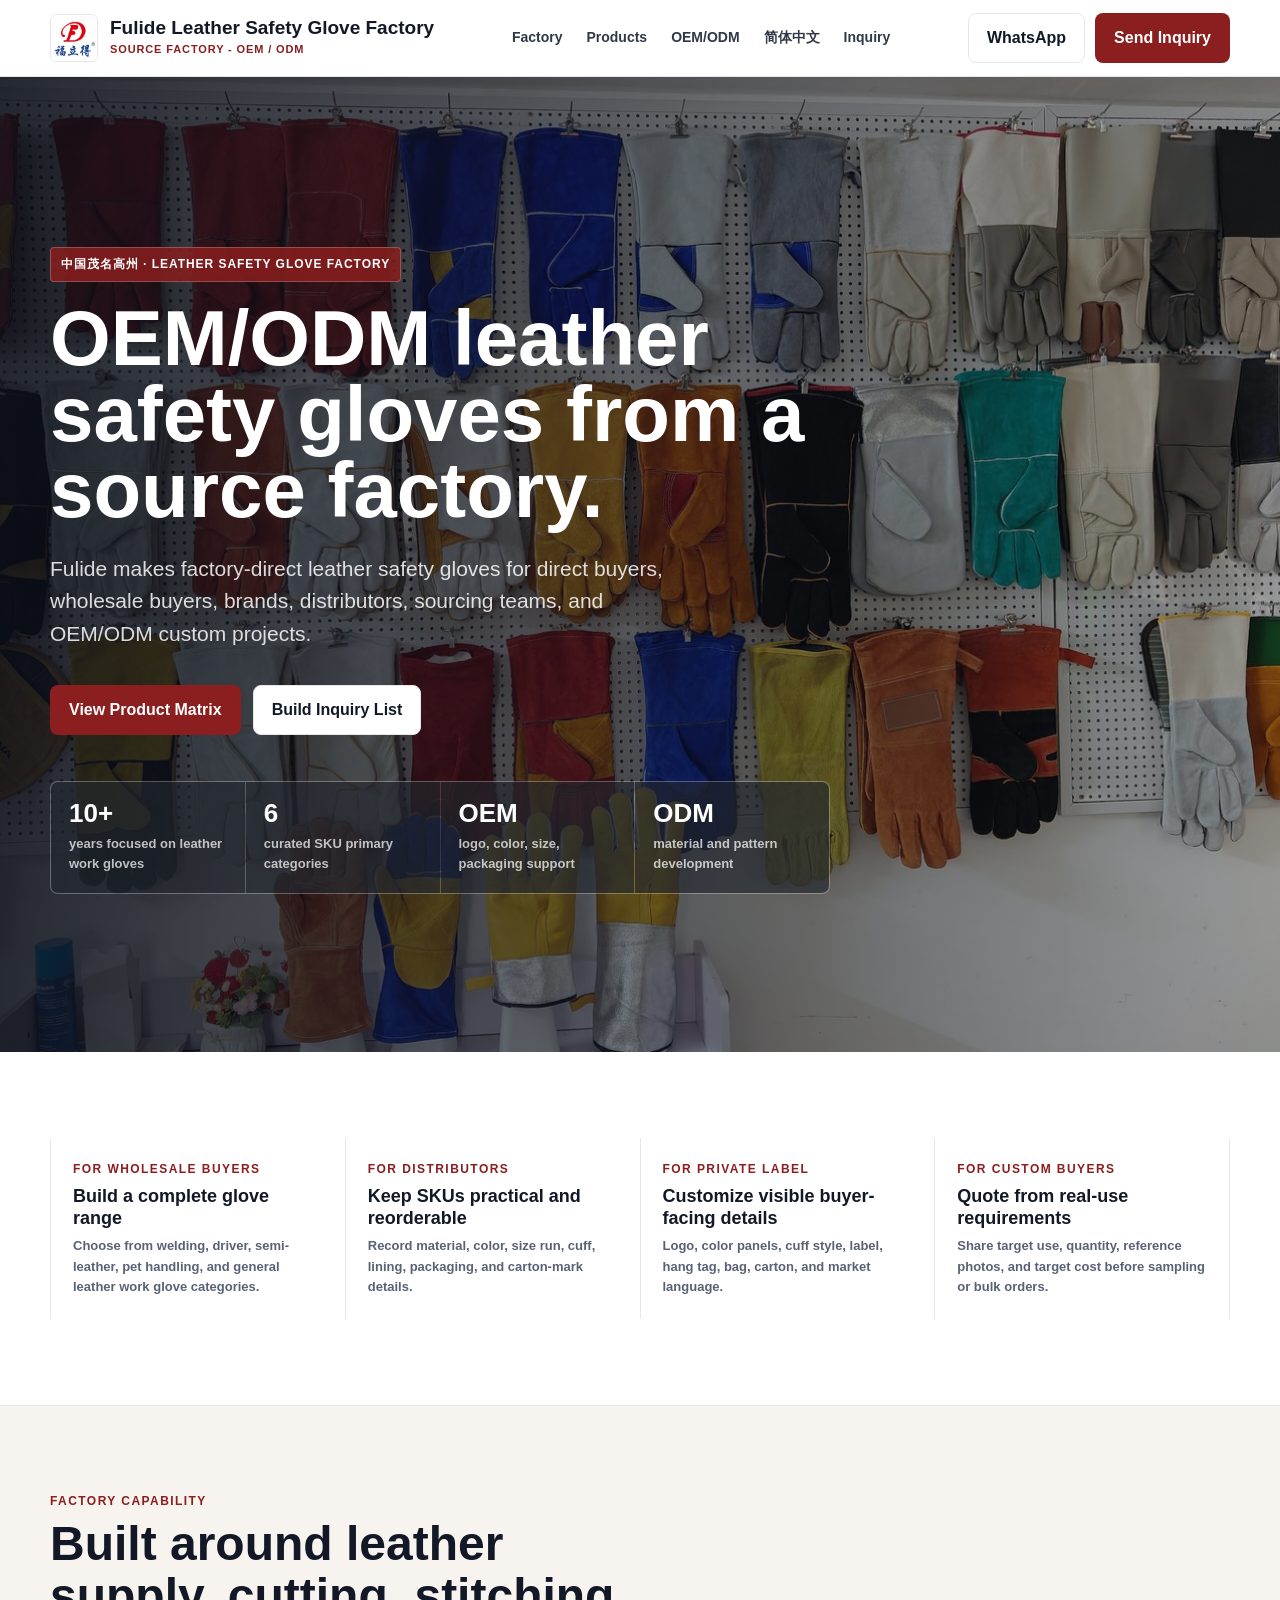
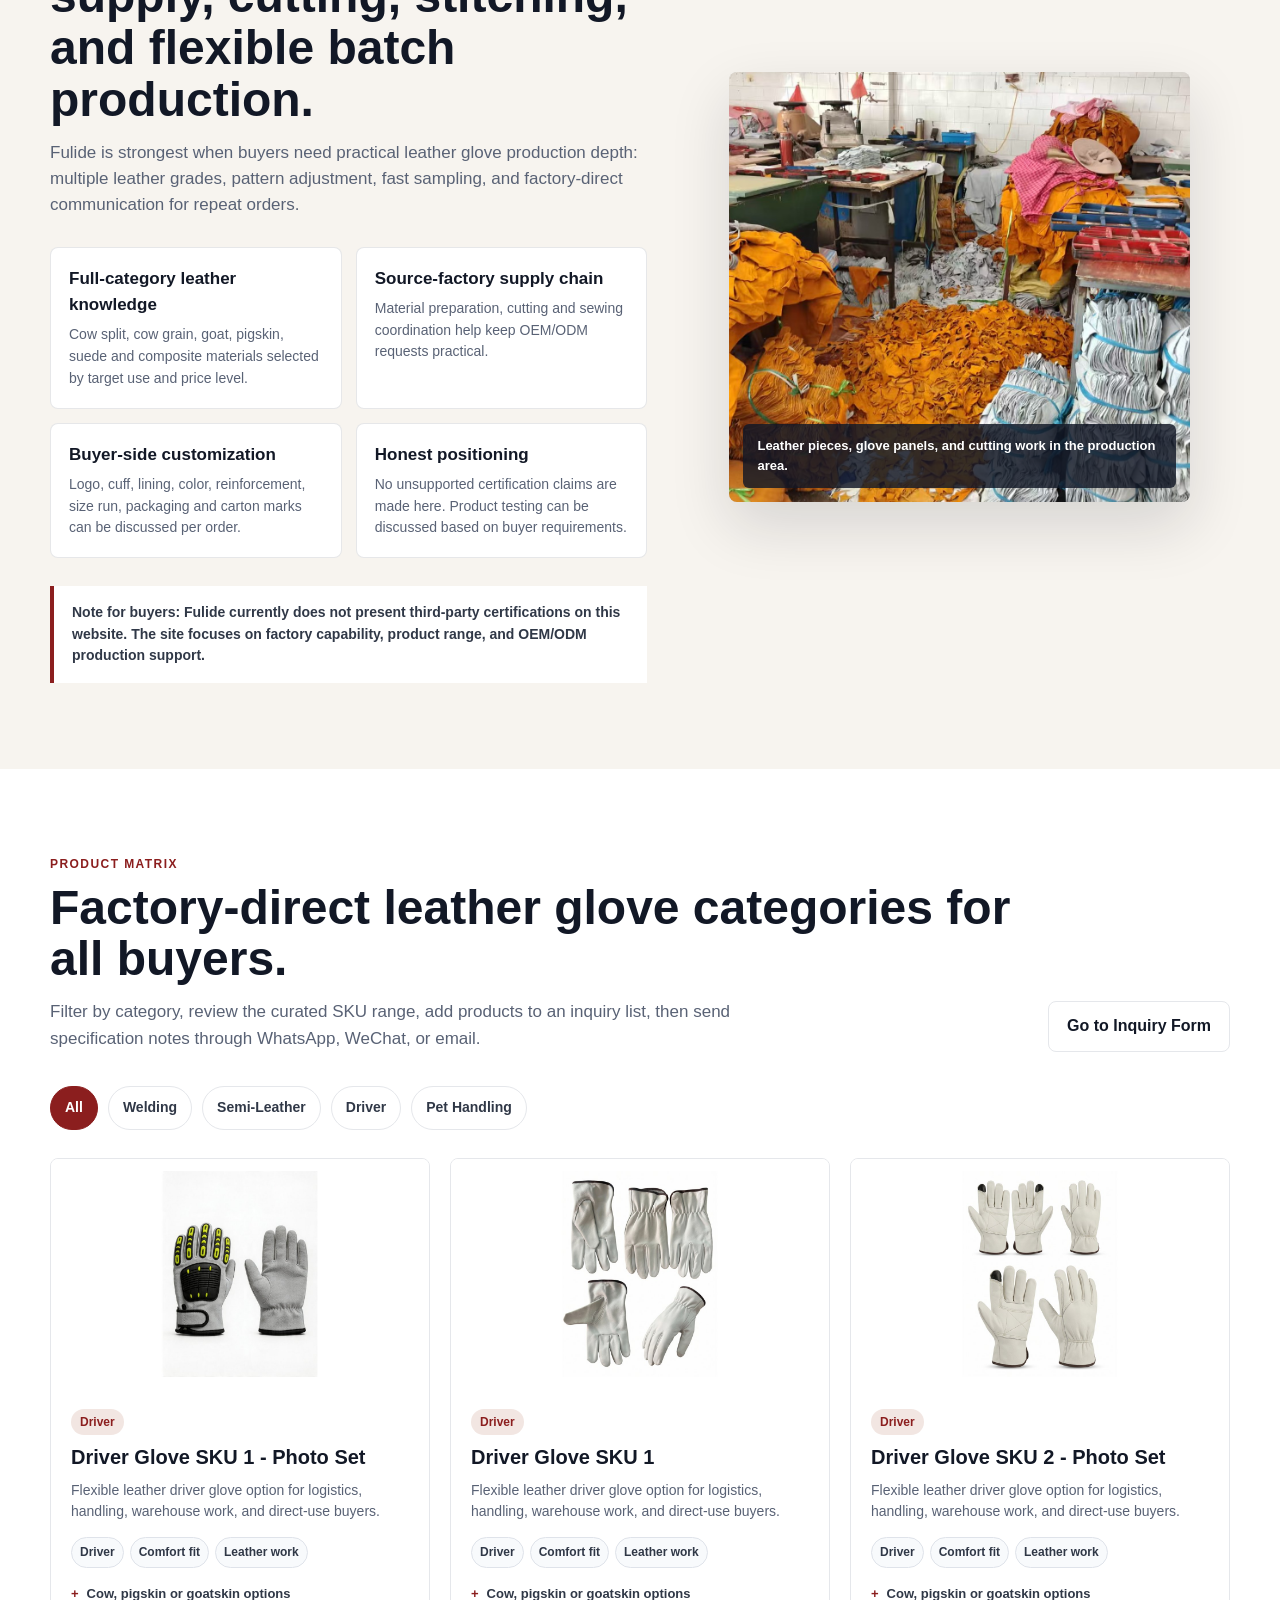
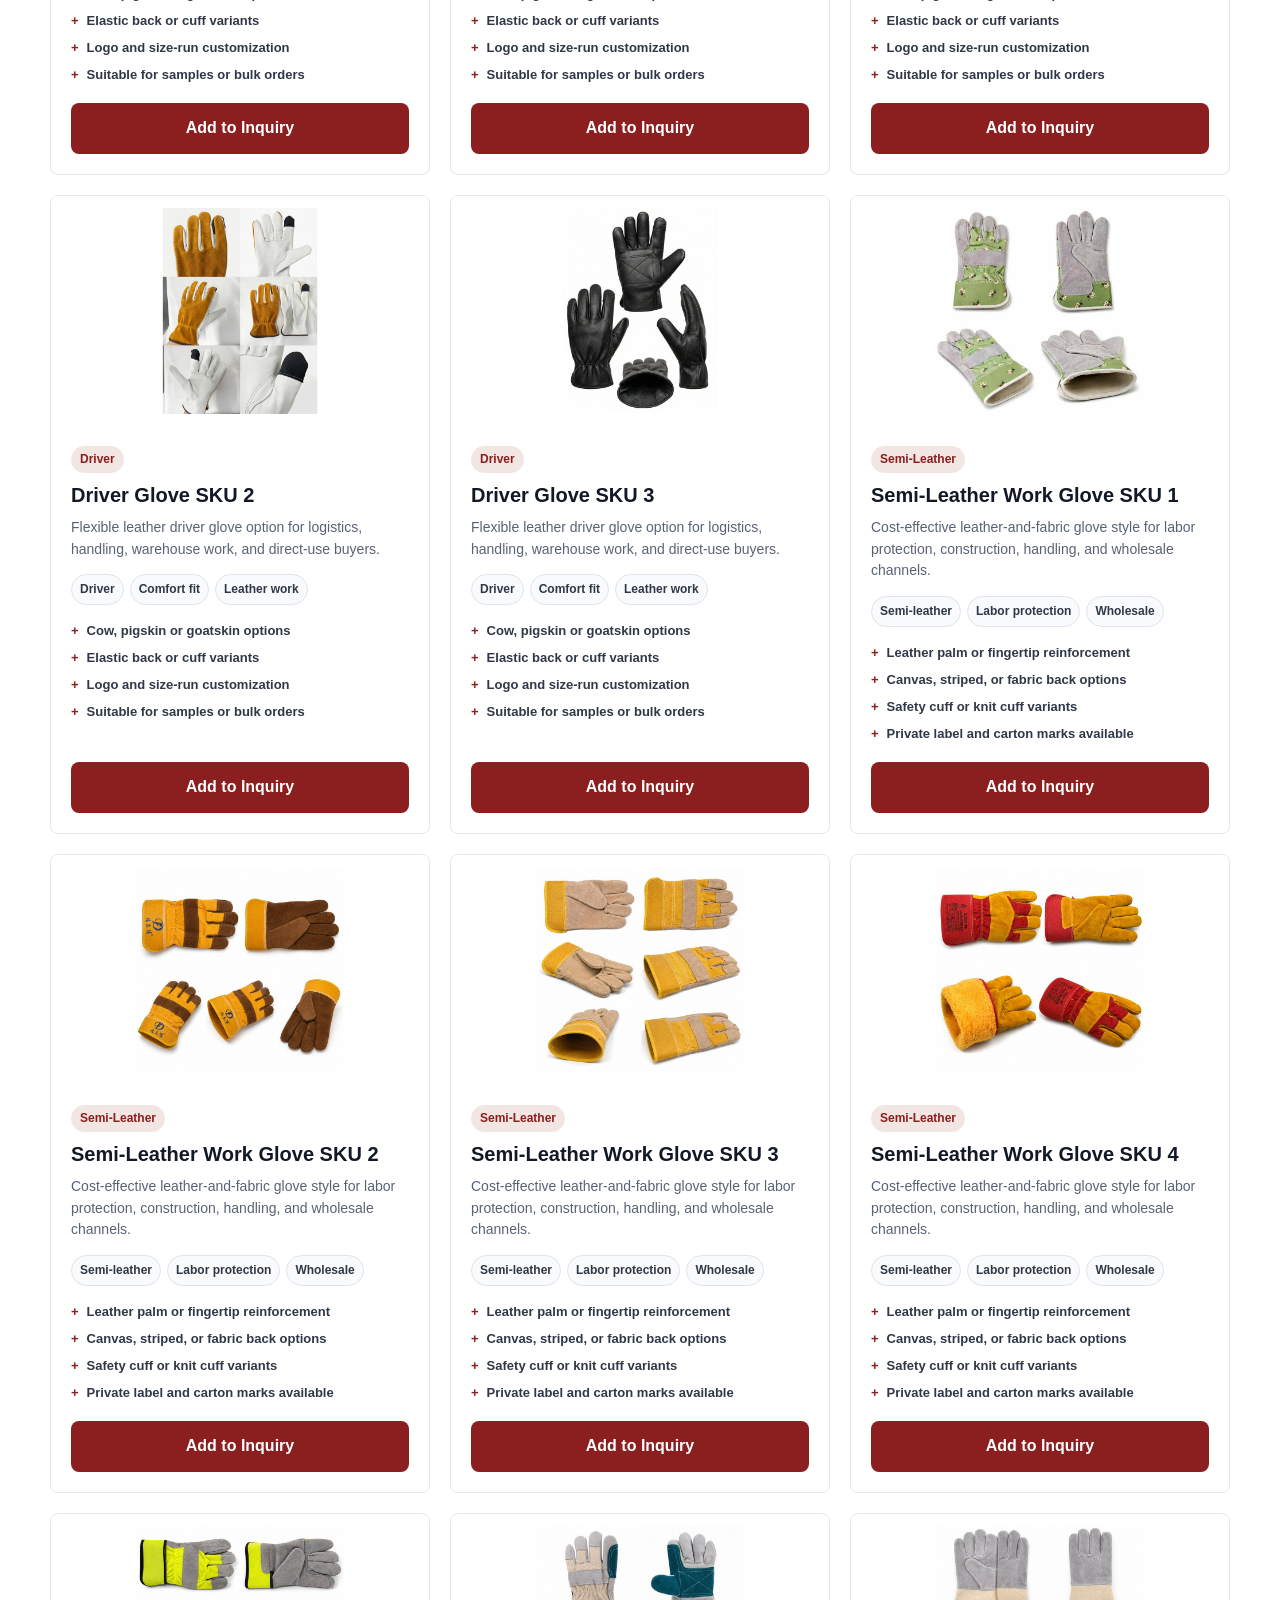
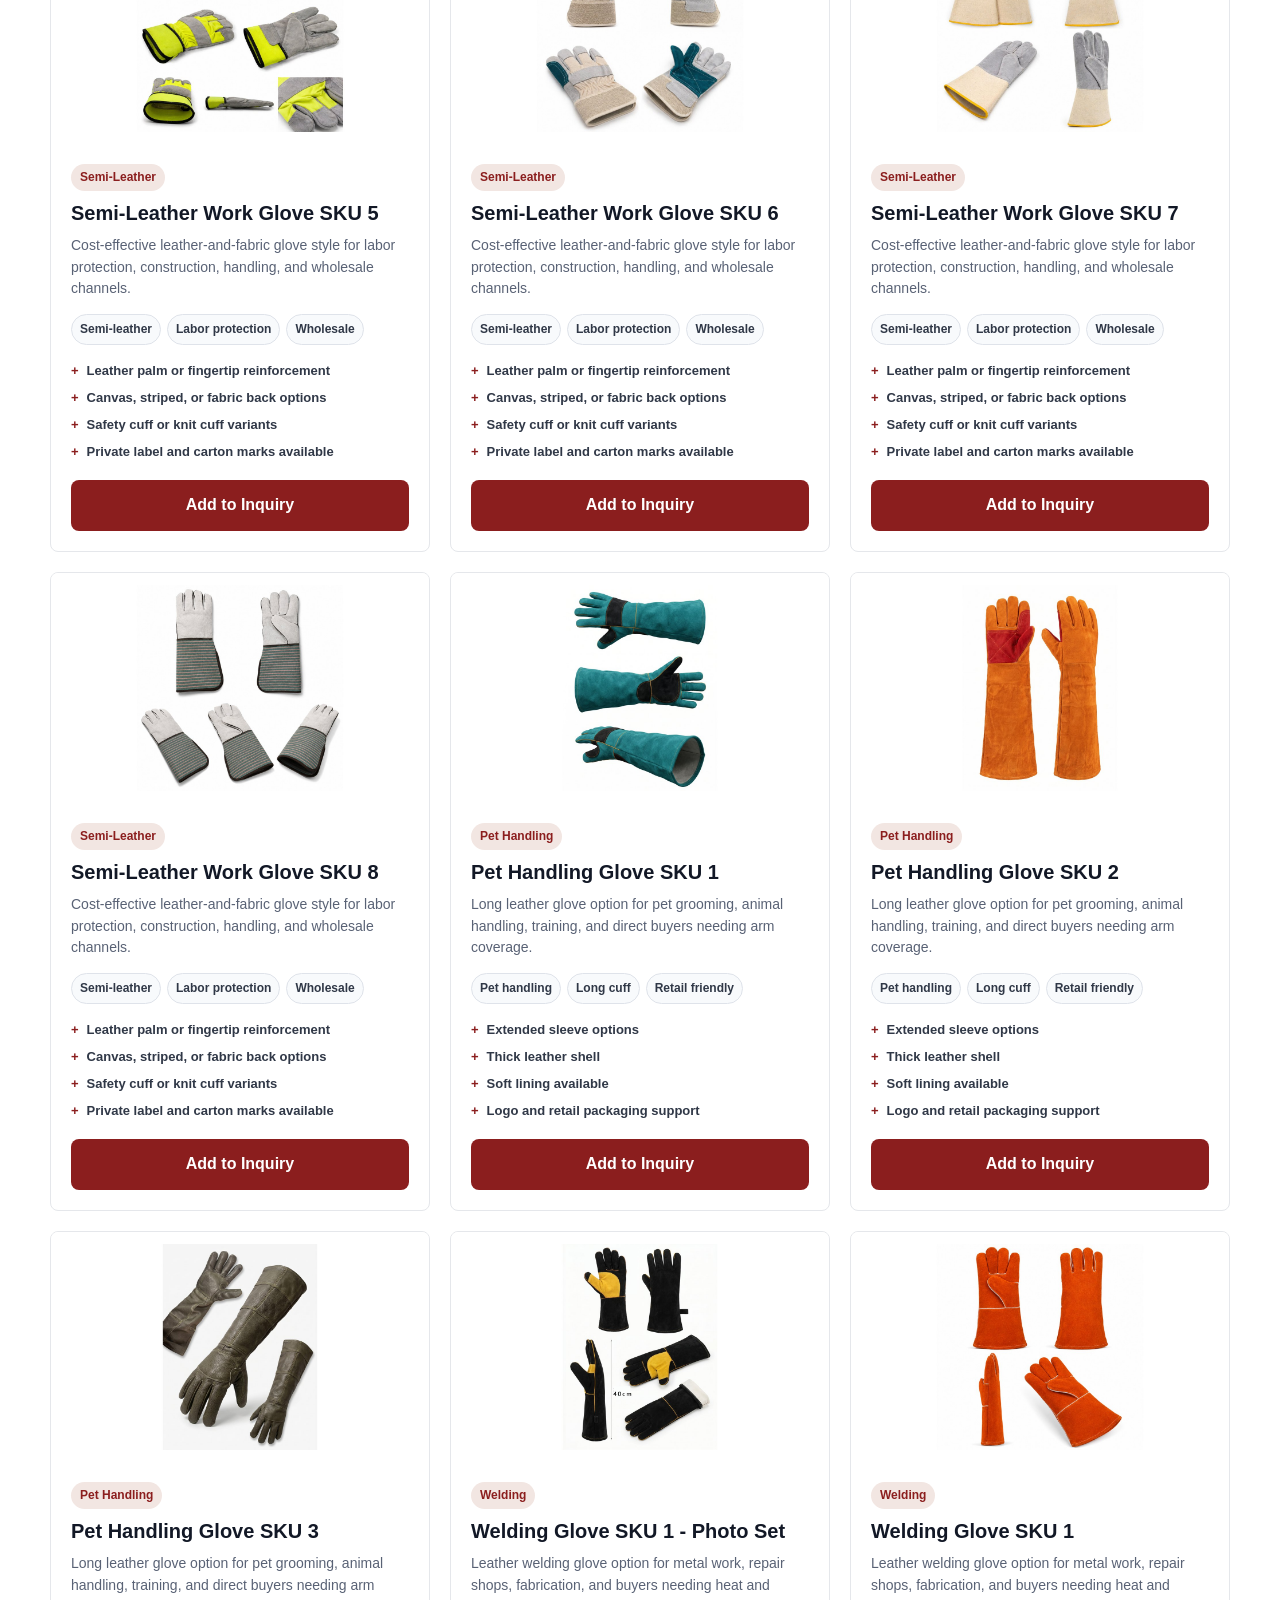
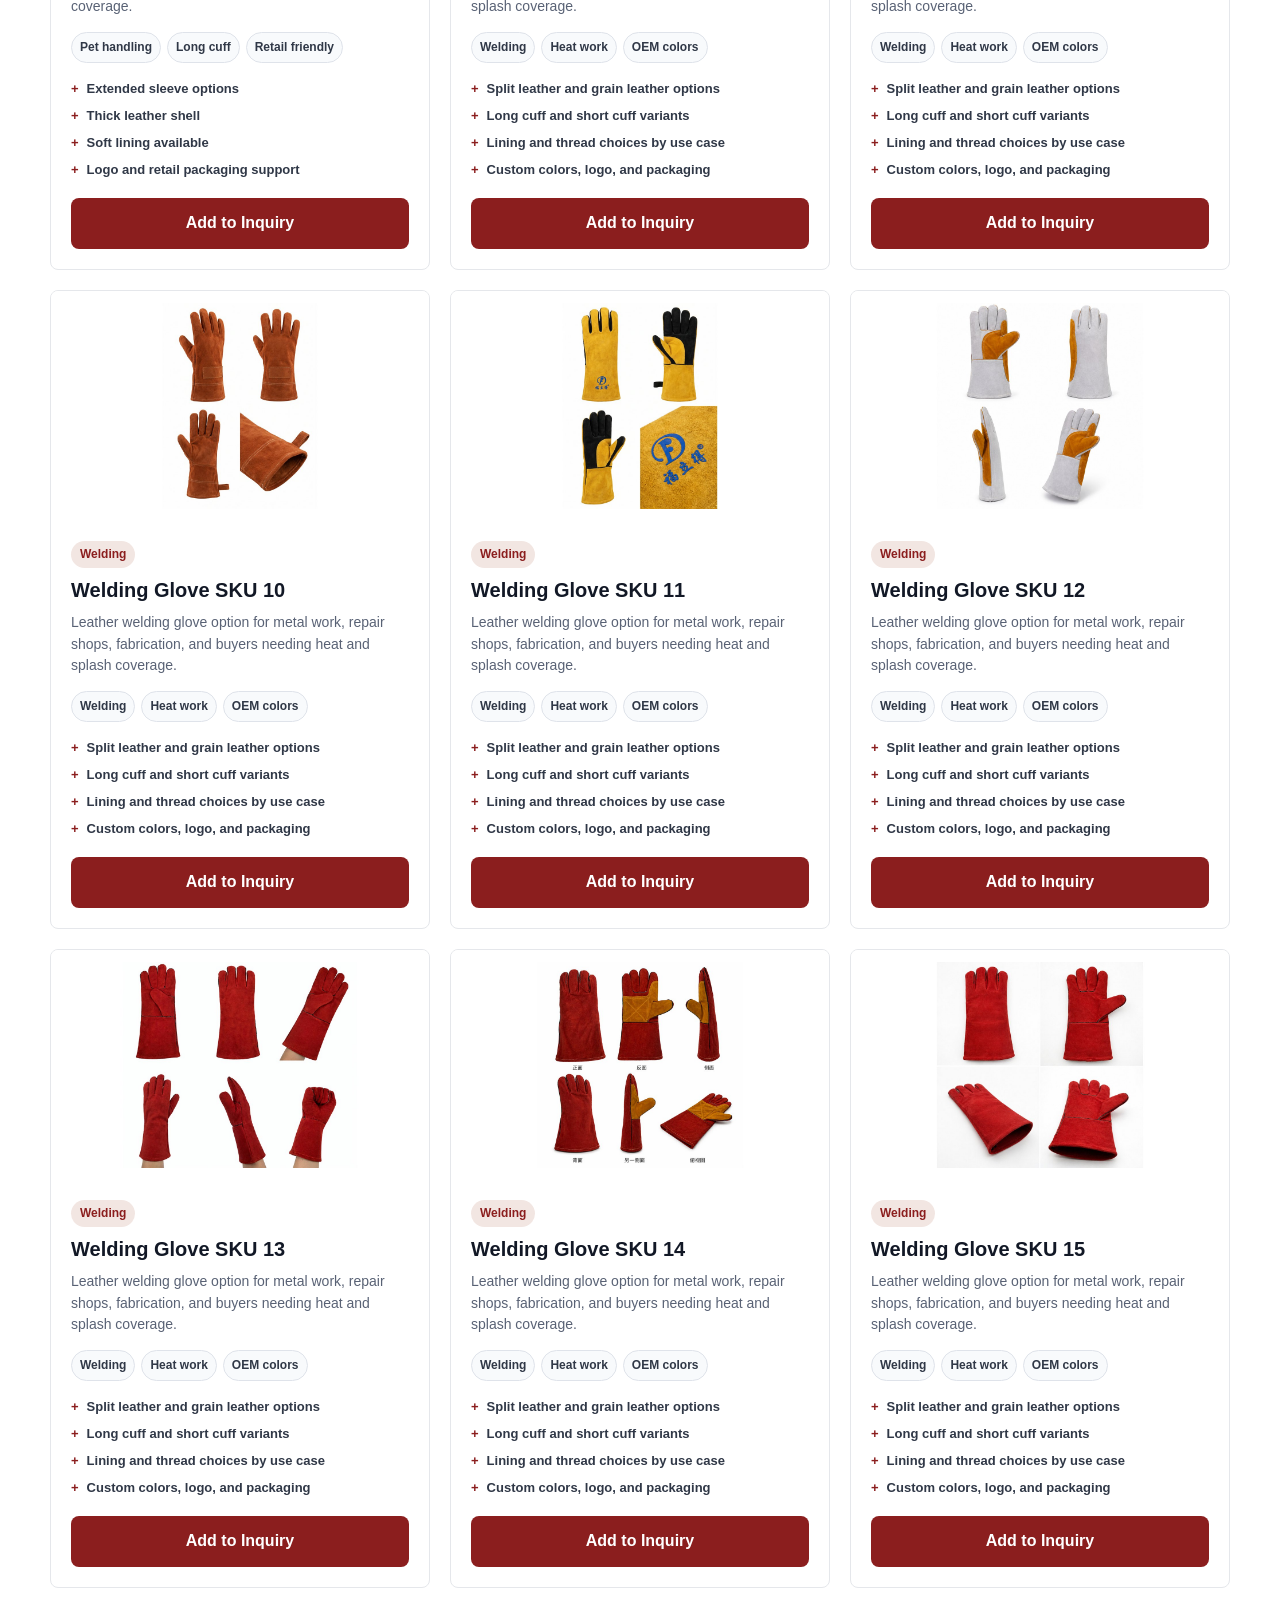
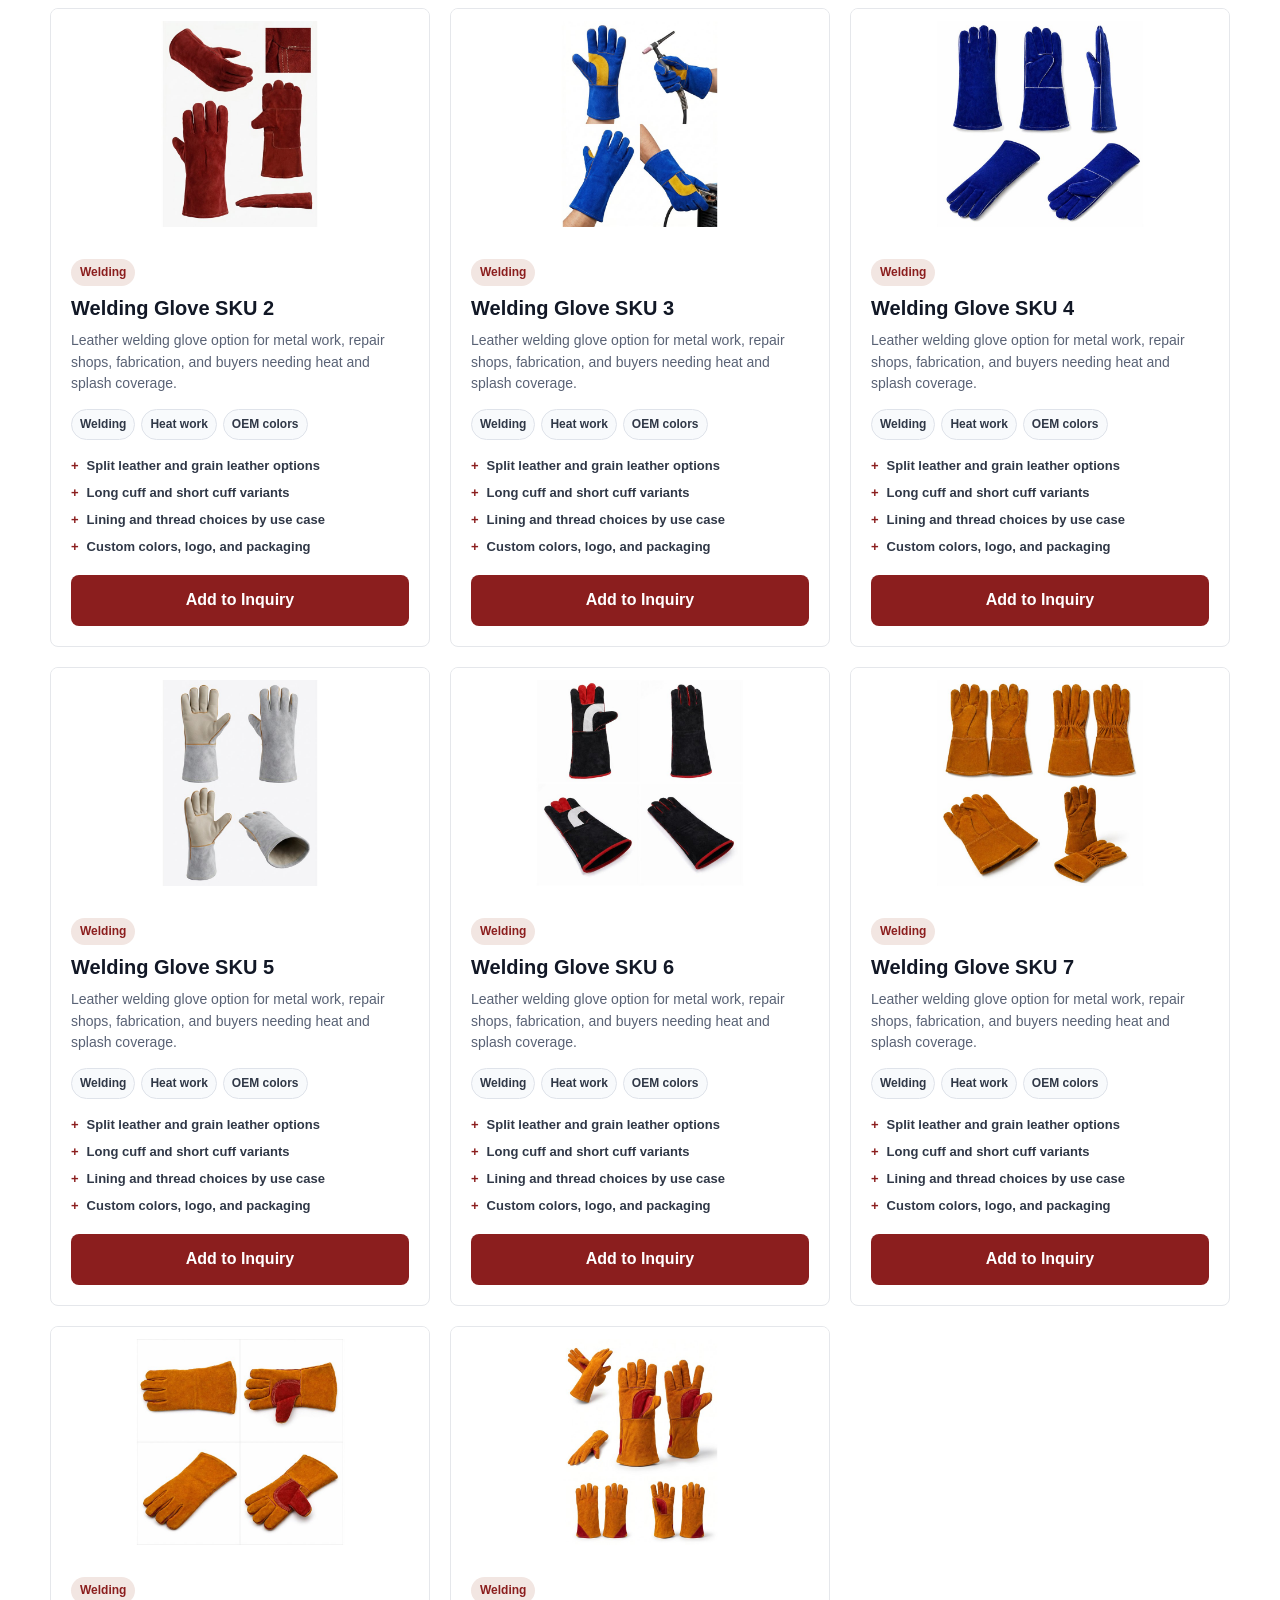
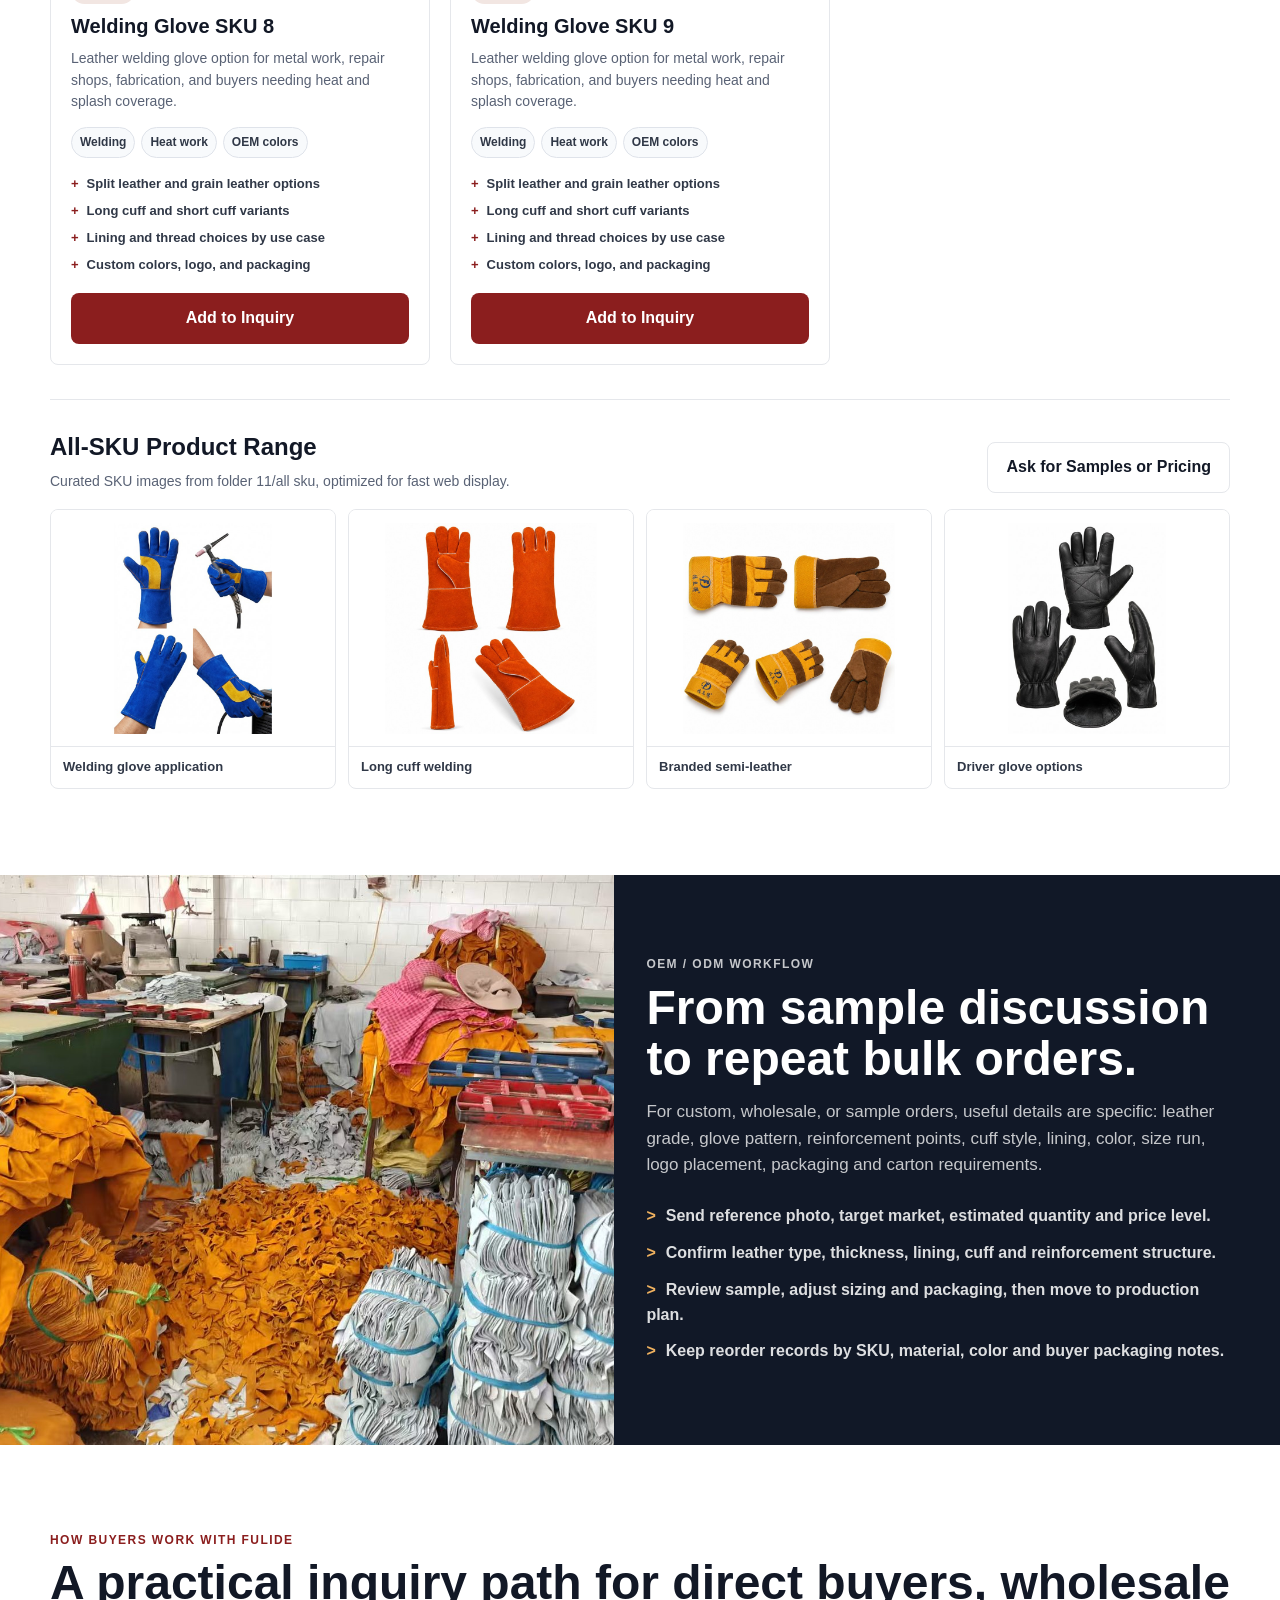
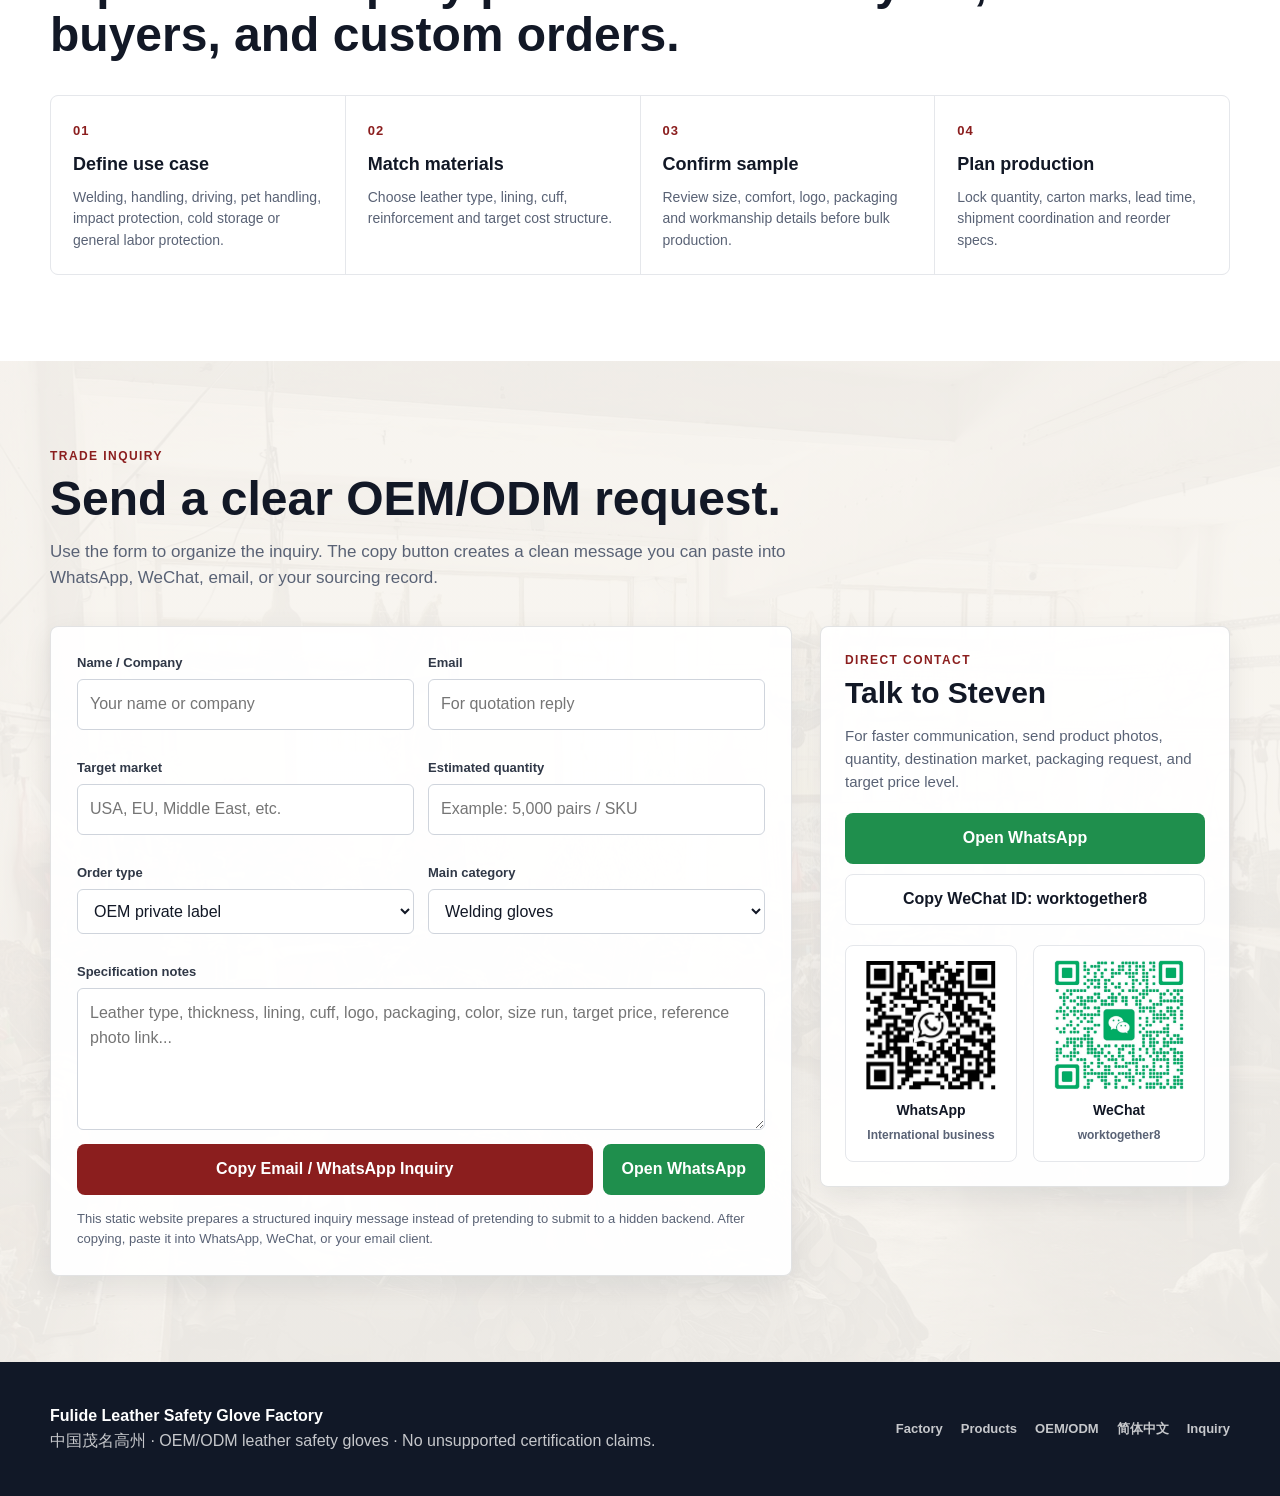
<file: index-en.html>
<!DOCTYPE html>
<html lang="en">
<head>
  <meta charset="UTF-8" />
  <meta name="viewport" content="width=device-width, initial-scale=1.0" />
  <meta name="description" content="Fulide Leather Safety Glove Factory is a factory-direct leather safety glove source factory in Gaozhou, Maoming, China, serving direct buyers, wholesale buyers, brands, distributors, and OEM/ODM custom glove clients." />
  <title>Fulide Leather Safety Glove Factory | OEM/ODM Leather Safety Gloves</title>
  <style>
    :root {
      --red: #8b1e1e;
      --red-dark: #681717;
      --ink: #121826;
      --muted: #596275;
      --line: #e5e7eb;
      --paper: #f7f4ef;
      --white: #ffffff;
      --tan: #c58a45;
      --green: #1f8f4d;
      --shadow: 0 24px 60px rgba(18, 24, 38, 0.14);
      --radius: 8px;
    }

    * {
      box-sizing: border-box;
    }

    html {
      scroll-behavior: smooth;
    }

    body {
      margin: 0;
      font-family: Arial, "Noto Sans SC", "Microsoft YaHei", sans-serif;
      color: var(--ink);
      background: #fff;
      line-height: 1.55;
    }

    img {
      display: block;
      max-width: 100%;
    }

    a {
      color: inherit;
      text-decoration: none;
    }

    button,
    input,
    select,
    textarea {
      font: inherit;
    }

    .container {
      width: min(1180px, calc(100% - 32px));
      margin: 0 auto;
    }

    .site-header {
      position: sticky;
      top: 0;
      z-index: 50;
      background: rgba(255, 255, 255, 0.96);
      border-bottom: 1px solid var(--line);
      backdrop-filter: blur(16px);
    }

    .nav {
      min-height: 76px;
      display: flex;
      align-items: center;
      justify-content: space-between;
      gap: 24px;
    }

    .brand {
      display: flex;
      align-items: center;
      gap: 12px;
      min-width: 228px;
    }

    .brand img {
      width: 48px;
      height: 48px;
      object-fit: cover;
      border: 1px solid var(--line);
      border-radius: 6px;
      background: #fff;
    }

    .brand strong {
      display: block;
      font-size: 19px;
      line-height: 1.05;
      letter-spacing: 0;
    }

    .brand-copy span {
      display: block;
      margin-top: 4px;
      color: var(--red);
      font-size: 11px;
      font-weight: 800;
      letter-spacing: 0.08em;
      text-transform: uppercase;
    }

    .nav-links {
      display: flex;
      align-items: center;
      justify-content: center;
      gap: 24px;
      color: #303847;
      font-size: 14px;
      font-weight: 800;
    }

    .nav-links a:hover {
      color: var(--red);
    }

    .nav-actions {
      display: flex;
      align-items: center;
      gap: 10px;
    }

    .menu-toggle {
      display: none;
      width: 42px;
      height: 42px;
      border: 1px solid var(--line);
      background: #fff;
      border-radius: var(--radius);
      color: var(--ink);
      cursor: pointer;
    }

    .btn {
      display: inline-flex;
      align-items: center;
      justify-content: center;
      gap: 8px;
      min-height: 44px;
      padding: 12px 18px;
      border: 1px solid transparent;
      border-radius: var(--radius);
      background: var(--red);
      color: #fff;
      font-weight: 900;
      cursor: pointer;
      transition: 0.18s ease;
      white-space: nowrap;
    }

    .btn:hover {
      background: var(--red-dark);
      transform: translateY(-1px);
    }

    .btn.secondary {
      background: #fff;
      color: var(--ink);
      border-color: var(--line);
    }

    .btn.secondary:hover {
      background: #f5f5f5;
    }

    .btn.green {
      background: var(--green);
    }

    .btn.green:hover {
      background: #176c3a;
    }

    .btn.full {
      width: 100%;
    }

    .hero {
      min-height: calc(100vh - 76px);
      position: relative;
      display: grid;
      align-items: end;
      overflow: hidden;
      background: #111827;
      color: #fff;
    }

    .hero::before {
      content: "";
      position: absolute;
      inset: 0;
      background:
        linear-gradient(90deg, rgba(10, 14, 23, 0.88), rgba(10, 14, 23, 0.56), rgba(10, 14, 23, 0.22)),
        url("assets/hero-glove-wall.jpg") center / cover no-repeat;
      transform: scale(1.01);
    }

    .hero-content {
      position: relative;
      z-index: 1;
      padding: 84px 0 72px;
      width: min(780px, 100%);
    }

    .eyebrow {
      display: inline-flex;
      align-items: center;
      gap: 8px;
      margin: 0 0 18px;
      padding: 7px 10px;
      border: 1px solid rgba(255, 255, 255, 0.22);
      background: rgba(139, 30, 30, 0.84);
      border-radius: 4px;
      color: #fff;
      font-size: 12px;
      font-weight: 900;
      letter-spacing: 0.08em;
      text-transform: uppercase;
    }

    .hero h1 {
      margin: 0;
      max-width: 780px;
      font-size: clamp(42px, 7vw, 78px);
      line-height: 0.98;
      letter-spacing: 0;
    }

    .hero p {
      max-width: 640px;
      margin: 24px 0 0;
      color: rgba(255, 255, 255, 0.84);
      font-size: clamp(17px, 2vw, 21px);
    }

    .hero-actions {
      display: flex;
      flex-wrap: wrap;
      gap: 12px;
      margin-top: 34px;
    }

    .hero-proof {
      display: grid;
      grid-template-columns: repeat(4, minmax(0, 1fr));
      gap: 1px;
      margin-top: 46px;
      border: 1px solid rgba(255, 255, 255, 0.16);
      background: rgba(255, 255, 255, 0.16);
      border-radius: var(--radius);
      overflow: hidden;
      max-width: 780px;
    }

    .proof-item {
      padding: 18px;
      background: rgba(10, 14, 23, 0.58);
      min-height: 96px;
    }

    .proof-item strong {
      display: block;
      font-size: 26px;
      line-height: 1;
    }

    .proof-item span {
      display: block;
      margin-top: 8px;
      color: rgba(255, 255, 255, 0.72);
      font-size: 13px;
      font-weight: 700;
    }

    .buyer-bar {
      border-bottom: 1px solid var(--line);
      background: #fff;
    }

    .buyer-bar-grid {
      display: grid;
      grid-template-columns: repeat(4, minmax(0, 1fr));
      gap: 1px;
      background: var(--line);
      border-left: 1px solid var(--line);
      border-right: 1px solid var(--line);
    }

    .buyer-bar-item {
      min-height: 118px;
      padding: 22px;
      background: #fff;
    }

    .buyer-bar-item b {
      display: block;
      color: var(--red);
      font-size: 12px;
      letter-spacing: 0.12em;
      text-transform: uppercase;
    }

    .buyer-bar-item strong {
      display: block;
      margin-top: 8px;
      font-size: 18px;
      line-height: 1.2;
    }

    .buyer-bar-item span {
      display: block;
      margin-top: 7px;
      color: var(--muted);
      font-size: 13px;
      font-weight: 700;
    }

    section {
      padding: 86px 0;
    }

    .section-head {
      display: flex;
      align-items: end;
      justify-content: space-between;
      gap: 24px;
      margin-bottom: 34px;
    }

    .section-kicker {
      margin: 0 0 8px;
      color: var(--red);
      font-size: 12px;
      font-weight: 900;
      letter-spacing: 0.12em;
      text-transform: uppercase;
    }

    h2 {
      margin: 0;
      font-size: clamp(30px, 4vw, 48px);
      line-height: 1.08;
      letter-spacing: 0;
    }

    .lead {
      max-width: 760px;
      margin: 14px 0 0;
      color: var(--muted);
      font-size: 17px;
    }

    .capability {
      background: var(--paper);
    }

    .split {
      display: grid;
      grid-template-columns: minmax(0, 1.05fr) minmax(320px, 0.95fr);
      gap: 42px;
      align-items: center;
    }

    .media-card {
      position: relative;
      overflow: hidden;
      border-radius: var(--radius);
      box-shadow: var(--shadow);
      background: #ddd;
    }

    .media-card img {
      width: 100%;
      min-height: 430px;
      object-fit: cover;
    }

    .media-card figcaption {
      position: absolute;
      left: 14px;
      right: 14px;
      bottom: 14px;
      padding: 12px 14px;
      border-radius: 6px;
      background: rgba(18, 24, 38, 0.82);
      color: #fff;
      font-size: 13px;
      font-weight: 800;
    }

    .feature-grid {
      display: grid;
      grid-template-columns: repeat(2, minmax(0, 1fr));
      gap: 14px;
      margin-top: 28px;
    }

    .feature {
      padding: 18px;
      border: 1px solid rgba(18, 24, 38, 0.1);
      border-radius: var(--radius);
      background: #fff;
    }

    .feature strong {
      display: block;
      margin-bottom: 6px;
      font-size: 17px;
    }

    .feature p {
      margin: 0;
      color: var(--muted);
      font-size: 14px;
    }

    .process {
      display: grid;
      grid-template-columns: repeat(4, minmax(0, 1fr));
      gap: 1px;
      margin-top: 30px;
      border: 1px solid var(--line);
      border-radius: var(--radius);
      overflow: hidden;
      background: var(--line);
    }

    .process-step {
      padding: 22px;
      background: #fff;
    }

    .process-step b {
      color: var(--red);
      font-size: 13px;
      letter-spacing: 0.08em;
    }

    .process-step strong {
      display: block;
      margin: 8px 0;
      font-size: 18px;
    }

    .process-step p {
      margin: 0;
      color: var(--muted);
      font-size: 14px;
    }

    .category-tabs {
      display: flex;
      flex-wrap: wrap;
      gap: 10px;
      margin-bottom: 28px;
    }

    .tab {
      padding: 10px 14px;
      border: 1px solid var(--line);
      border-radius: 999px;
      background: #fff;
      color: #303847;
      font-size: 14px;
      font-weight: 900;
      cursor: pointer;
    }

    .tab.active {
      color: #fff;
      background: var(--red);
      border-color: var(--red);
    }

    .product-grid {
      display: grid;
      grid-template-columns: repeat(3, minmax(0, 1fr));
      gap: 20px;
    }

    .product-card {
      display: flex;
      flex-direction: column;
      overflow: hidden;
      border: 1px solid var(--line);
      border-radius: var(--radius);
      background: #fff;
      min-height: 100%;
    }

    .product-img {
      height: 230px;
      overflow: hidden;
      background: #f3f4f6;
    }

    .product-img img {
      width: 100%;
      height: 100%;
      object-fit: cover;
      transition: transform 0.3s ease;
    }

    .product-card:hover .product-img img {
      transform: scale(1.04);
    }

    .pos-top-left img {
      object-position: 23% 17%;
    }

    .pos-top-right img {
      object-position: 78% 18%;
    }

    .pos-bottom-left img {
      object-position: 24% 78%;
    }

    .pos-bottom-right img {
      object-position: 78% 78%;
    }

    .pos-wall img {
      object-position: center;
    }

    .pos-contain img {
      object-fit: contain;
      object-position: center;
      padding: 12px;
      background: #fff;
    }

    .product-body {
      display: flex;
      flex: 1;
      flex-direction: column;
      padding: 20px;
    }

    .pill {
      display: inline-flex;
      width: fit-content;
      margin-bottom: 10px;
      padding: 4px 9px;
      border-radius: 999px;
      background: #f2e6e2;
      color: var(--red);
      font-size: 12px;
      font-weight: 900;
    }

    .product-body h3 {
      margin: 0 0 10px;
      font-size: 20px;
      line-height: 1.22;
    }

    .product-body p {
      margin: 0 0 14px;
      color: var(--muted);
      font-size: 14px;
    }

    .spec-list {
      display: grid;
      gap: 7px;
      margin: 0 0 18px;
      padding: 0;
      list-style: none;
      color: #303847;
      font-size: 13px;
      font-weight: 700;
    }

    .spec-list li::before {
      content: "+";
      margin-right: 8px;
      color: var(--red);
      font-weight: 900;
    }

    .tag-row {
      display: flex;
      flex-wrap: wrap;
      gap: 6px;
      margin: 0 0 16px;
    }

    .tag {
      display: inline-flex;
      padding: 5px 8px;
      border: 1px solid #dfe3ea;
      border-radius: 999px;
      background: #f8fafc;
      color: #303847;
      font-size: 12px;
      font-weight: 800;
    }

    .product-body .btn {
      margin-top: auto;
    }

    .sku-gallery {
      margin-top: 34px;
      padding-top: 28px;
      border-top: 1px solid var(--line);
    }

    .sku-gallery-head {
      display: flex;
      align-items: end;
      justify-content: space-between;
      gap: 18px;
      margin-bottom: 16px;
    }

    .sku-gallery-head h3 {
      margin: 0;
      font-size: 24px;
    }

    .sku-gallery-head p {
      margin: 6px 0 0;
      color: var(--muted);
      font-size: 14px;
    }

    .sku-strip {
      display: grid;
      grid-template-columns: repeat(4, minmax(0, 1fr));
      gap: 12px;
    }

    .sku-tile {
      overflow: hidden;
      border: 1px solid var(--line);
      border-radius: var(--radius);
      background: #fff;
    }

    .sku-tile img {
      width: 100%;
      aspect-ratio: 1.2 / 1;
      object-fit: contain;
      padding: 10px;
      background: #fff;
    }

    .sku-tile span {
      display: block;
      padding: 10px 12px;
      border-top: 1px solid var(--line);
      color: #303847;
      font-size: 13px;
      font-weight: 900;
    }

    .image-band {
      padding: 0;
      background: #111827;
      color: #fff;
    }

    .image-band-inner {
      display: grid;
      grid-template-columns: 0.96fr 1.04fr;
      min-height: 570px;
    }

    .image-band-copy {
      display: grid;
      align-content: center;
      padding: 72px max(32px, calc((100vw - 1180px) / 2)) 72px 32px;
    }

    .image-band-copy p {
      color: rgba(255, 255, 255, 0.76);
    }

    .image-band-copy ul {
      display: grid;
      gap: 12px;
      margin: 26px 0 0;
      padding: 0;
      list-style: none;
      color: rgba(255, 255, 255, 0.86);
      font-weight: 800;
    }

    .image-band-copy li::before {
      content: ">";
      margin-right: 10px;
      color: #efb15f;
    }

    .image-band-media {
      min-height: 570px;
      background: url("assets/cutting-room.jpg") center / cover no-repeat;
    }

    .honesty-note {
      margin-top: 28px;
      padding: 16px 18px;
      border-left: 4px solid var(--red);
      background: #fff;
      color: #303847;
      font-size: 14px;
      font-weight: 700;
    }

    .contact {
      background:
        linear-gradient(180deg, rgba(247, 244, 239, 0.95), rgba(247, 244, 239, 0.95)),
        url("assets/factory-floor.jpg") center / cover no-repeat;
    }

    .contact-grid {
      display: grid;
      grid-template-columns: minmax(0, 1fr) 410px;
      gap: 28px;
      align-items: start;
    }

    .form-card,
    .contact-card {
      border: 1px solid rgba(18, 24, 38, 0.12);
      border-radius: var(--radius);
      background: rgba(255, 255, 255, 0.94);
      box-shadow: 0 10px 30px rgba(18, 24, 38, 0.08);
    }

    .form-card {
      padding: 26px;
    }

    .form-grid {
      display: grid;
      grid-template-columns: repeat(2, minmax(0, 1fr));
      gap: 14px;
    }

    .field {
      display: grid;
      gap: 6px;
      margin-bottom: 14px;
    }

    .field.full {
      grid-column: 1 / -1;
    }

    label {
      color: #303847;
      font-size: 13px;
      font-weight: 900;
    }

    input,
    select,
    textarea {
      width: 100%;
      border: 1px solid #cfd4dc;
      border-radius: 6px;
      background: #fff;
      padding: 12px 12px;
      color: var(--ink);
      outline: none;
    }

    textarea {
      min-height: 142px;
      resize: vertical;
    }

    input:focus,
    select:focus,
    textarea:focus {
      border-color: var(--red);
      box-shadow: 0 0 0 3px rgba(139, 30, 30, 0.12);
    }

    .form-note {
      margin: 14px 0 0;
      color: var(--muted);
      font-size: 13px;
    }

    .form-actions {
      display: grid;
      grid-template-columns: 1fr auto;
      gap: 10px;
      align-items: center;
    }

    .contact-card {
      padding: 24px;
    }

    .qr-grid {
      display: grid;
      grid-template-columns: repeat(2, minmax(0, 1fr));
      gap: 16px;
      margin-top: 20px;
    }

    .qr {
      padding: 14px;
      border: 1px solid var(--line);
      border-radius: var(--radius);
      background: #fff;
      text-align: center;
    }

    .qr img {
      width: 130px;
      height: 130px;
      margin: 0 auto 10px;
      object-fit: contain;
    }

    .qr strong {
      display: block;
      font-size: 14px;
    }

    .qr span {
      color: var(--muted);
      font-size: 12px;
      font-weight: 700;
    }

    .selected-list {
      margin: 12px 0 18px;
      padding: 12px;
      border-radius: 6px;
      background: #f8fafc;
      color: #303847;
      font-size: 13px;
      font-weight: 800;
    }

    .selected-list:empty {
      display: none;
    }

    .toast {
      position: fixed;
      right: 18px;
      bottom: 78px;
      z-index: 80;
      max-width: 330px;
      padding: 14px 16px;
      border-radius: var(--radius);
      background: var(--ink);
      color: #fff;
      box-shadow: var(--shadow);
      font-size: 14px;
      font-weight: 800;
      opacity: 0;
      transform: translateY(12px);
      pointer-events: none;
      transition: 0.18s ease;
    }

    .toast.show {
      opacity: 1;
      transform: translateY(0);
    }

    .floating-inquiry {
      position: fixed;
      right: 18px;
      bottom: 18px;
      z-index: 60;
      display: none;
      box-shadow: var(--shadow);
    }

    .floating-inquiry.visible {
      display: inline-flex;
    }

    footer {
      padding: 42px 0;
      background: #111827;
      color: rgba(255, 255, 255, 0.76);
    }

    .footer-grid {
      display: grid;
      grid-template-columns: 1fr auto;
      gap: 24px;
      align-items: center;
    }

    .footer-grid strong {
      color: #fff;
    }

    .footer-links {
      display: flex;
      flex-wrap: wrap;
      gap: 18px;
      font-size: 13px;
      font-weight: 900;
    }

    .footer-links a:hover {
      color: #fff;
    }

    @media (max-width: 960px) {
      .nav-links,
      .nav-actions {
        display: none;
      }

      .menu-toggle {
        display: inline-grid;
        place-items: center;
      }

      .nav.open {
        flex-wrap: wrap;
      }

      .brand {
        min-width: 0;
        flex: 1;
      }

      .brand strong {
        font-size: 16px;
      }

      .brand-copy span {
        font-size: 10px;
      }

      .menu-toggle {
        flex: 0 0 auto;
        position: absolute;
        right: 0;
        top: 17px;
      }

      .nav.open .nav-links,
      .nav.open .nav-actions {
        display: flex;
        flex-basis: 100%;
        align-items: stretch;
        flex-direction: column;
        gap: 8px;
        padding-bottom: 18px;
      }

      .nav.open .nav-links a {
        padding: 10px 0;
      }

      .hero-proof,
      .buyer-bar-grid,
      .process,
      .product-grid,
      .sku-strip,
      .feature-grid,
      .contact-grid,
      .split,
      .image-band-inner,
      .footer-grid {
        grid-template-columns: 1fr;
      }

      .contact-grid {
        gap: 18px;
      }

      .image-band-copy {
        padding: 56px 24px;
      }

      .image-band-media {
        min-height: 360px;
      }
    }

    @media (max-width: 640px) {
      .container {
        width: min(100% - 24px, 1180px);
      }

      .nav {
        position: relative;
        gap: 8px;
        padding-right: 48px;
      }

      .brand {
        gap: 8px;
      }

      .brand img {
        width: 40px;
        height: 40px;
      }

      .brand strong {
        font-size: 14px;
        line-height: 1.1;
      }

      .menu-toggle {
        display: inline-grid !important;
        position: fixed;
        right: 12px;
        top: 17px;
        z-index: 100;
      }

      section {
        padding: 58px 0;
      }

      .hero {
        min-height: auto;
      }

      .hero::before {
        background:
          linear-gradient(180deg, rgba(10, 14, 23, 0.9), rgba(10, 14, 23, 0.68)),
          url("assets/hero-glove-wall-mobile.jpg") center / cover no-repeat;
      }

      .hero-content {
        padding: 56px 0 50px;
      }

      .hero h1 {
        font-size: 36px;
        line-height: 1.04;
        max-width: 100%;
        overflow-wrap: anywhere;
        word-break: break-word;
      }

      html[lang="zh-CN"] .hero h1 {
        font-size: 28px;
        word-break: break-all;
      }

      .nav {
        flex-wrap: wrap;
        padding-right: 0;
      }

      .nav-links {
        display: flex !important;
        flex-basis: 100%;
        flex-wrap: wrap;
        justify-content: flex-start;
        gap: 12px;
        padding: 0 0 12px 48px;
        font-size: 12px;
      }

      .menu-toggle {
        display: none !important;
      }

      .hero-actions {
        display: grid;
        grid-template-columns: 1fr;
      }

      .hero-actions .btn {
        width: 100%;
      }

      .hero-proof {
        grid-template-columns: repeat(2, minmax(0, 1fr));
      }

      .proof-item {
        padding: 14px;
        overflow-wrap: anywhere;
      }

      .section-head {
        display: block;
      }

      .form-grid,
      .qr-grid,
      .form-actions {
        grid-template-columns: 1fr;
      }

      .product-img {
        height: 210px;
      }
    }
  </style>
</head>
<body>
  <header class="site-header">
    <div class="container">
      <nav class="nav" id="nav">
        <a class="brand" href="#top" aria-label="Fulide Leather Safety Glove Factory home">
          <img src="福立得标志.jpg" alt="Fulide logo" />
          <div class="brand-copy">
            <strong>Fulide Leather Safety Glove Factory</strong>
            <span>Source factory - OEM / ODM</span>
          </div>
        </a>
        <div class="nav-links" aria-label="Primary navigation">
          <a href="#capability">Factory</a>
          <a href="#products">Products</a>
          <a href="#oem">OEM/ODM</a>
          <a href="index.html">&#31616;&#20307;&#20013;&#25991;</a>
          <a href="#contact">Inquiry</a>
        </div>
        <div class="nav-actions">
          <a class="btn secondary" href="https://wa.me/message/JF3NK3JK3BGUG1" target="_blank" rel="noopener">WhatsApp</a>
          <a class="btn" href="#contact">Send Inquiry</a>
        </div>
        <button class="menu-toggle" id="menuToggle" aria-label="Toggle menu">☰</button>
      </nav>
    </div>
  </header>

  <main id="top">
    <section class="hero" aria-label="Fulide factory hero">
      <div class="container">
        <div class="hero-content">
          <div class="eyebrow">中国茂名高州 · Leather safety glove factory</div>
          <h1>OEM/ODM leather safety gloves from a source factory.</h1>
          <p>Fulide makes factory-direct leather safety gloves for direct buyers, wholesale buyers, brands, distributors, sourcing teams, and OEM/ODM custom projects.</p>
          <div class="hero-actions">
            <a class="btn" href="#products">View Product Matrix</a>
            <a class="btn secondary" href="#contact">Build Inquiry List</a>
          </div>
          <div class="hero-proof" aria-label="Factory highlights">
            <div class="proof-item">
              <strong>10+</strong>
              <span>years focused on leather work gloves</span>
            </div>
            <div class="proof-item">
              <strong>6</strong>
              <span>curated SKU primary categories</span>
            </div>
            <div class="proof-item">
              <strong>OEM</strong>
              <span>logo, color, size, packaging support</span>
            </div>
            <div class="proof-item">
              <strong>ODM</strong>
              <span>material and pattern development</span>
            </div>
          </div>
        </div>
      </div>
    </section>

    <section class="buyer-bar" aria-label="Buyer fit">
      <div class="container buyer-bar-grid">
        <div class="buyer-bar-item">
          <b>For wholesale buyers</b>
          <strong>Build a complete glove range</strong>
          <span>Choose from welding, driver, semi-leather, pet handling, and general leather work glove categories.</span>
        </div>
        <div class="buyer-bar-item">
          <b>For distributors</b>
          <strong>Keep SKUs practical and reorderable</strong>
          <span>Record material, color, size run, cuff, lining, packaging, and carton-mark details.</span>
        </div>
        <div class="buyer-bar-item">
          <b>For private label</b>
          <strong>Customize visible buyer-facing details</strong>
          <span>Logo, color panels, cuff style, label, hang tag, bag, carton, and market language.</span>
        </div>
        <div class="buyer-bar-item">
          <b>For custom buyers</b>
          <strong>Quote from real-use requirements</strong>
          <span>Share target use, quantity, reference photos, and target cost before sampling or bulk orders.</span>
        </div>
      </div>
    </section>

    <section class="capability" id="capability">
      <div class="container split">
        <div>
          <p class="section-kicker">Factory Capability</p>
          <h2>Built around leather supply, cutting, stitching, and flexible batch production.</h2>
          <p class="lead">Fulide is strongest when buyers need practical leather glove production depth: multiple leather grades, pattern adjustment, fast sampling, and factory-direct communication for repeat orders.</p>
          <div class="feature-grid">
            <div class="feature">
              <strong>Full-category leather knowledge</strong>
              <p>Cow split, cow grain, goat, pigskin, suede and composite materials selected by target use and price level.</p>
            </div>
            <div class="feature">
              <strong>Source-factory supply chain</strong>
              <p>Material preparation, cutting and sewing coordination help keep OEM/ODM requests practical.</p>
            </div>
            <div class="feature">
              <strong>Buyer-side customization</strong>
              <p>Logo, cuff, lining, color, reinforcement, size run, packaging and carton marks can be discussed per order.</p>
            </div>
            <div class="feature">
              <strong>Honest positioning</strong>
              <p>No unsupported certification claims are made here. Product testing can be discussed based on buyer requirements.</p>
            </div>
          </div>
          <div class="honesty-note">Note for buyers: Fulide currently does not present third-party certifications on this website. The site focuses on factory capability, product range, and OEM/ODM production support.</div>
        </div>
        <figure class="media-card">
          <img src="assets/cutting-room.jpg" alt="Leather glove cutting and material preparation area at Fulide" />
          <figcaption>Leather pieces, glove panels, and cutting work in the production area.</figcaption>
        </figure>
      </div>
    </section>

    <section id="products">
      <div class="container">
        <div class="section-head">
          <div>
            <p class="section-kicker">Product Matrix</p>
            <h2>Factory-direct leather glove categories for all buyers.</h2>
            <p class="lead">Filter by category, review the curated SKU range, add products to an inquiry list, then send specification notes through WhatsApp, WeChat, or email.</p>
          </div>
          <a class="btn secondary" href="#contact">Go to Inquiry Form</a>
        </div>

        <div class="category-tabs" id="categoryTabs" aria-label="Product category filters"></div>
        <div class="product-grid" id="productGrid"></div>

        <div class="sku-gallery" aria-label="Representative SKU range">
          <div class="sku-gallery-head">
            <div>
              <h3>All-SKU Product Range</h3>
              <p>Curated SKU images from folder 11/all sku, optimized for fast web display.</p>
            </div>
            <a class="btn secondary" href="#contact">Ask for Samples or Pricing</a>
          </div>
          <div class="sku-strip">
            <div class="sku-tile">
              <img src="assets/products/welding-blue-action.jpg" alt="Blue welding glove in use" loading="lazy" />
              <span>Welding glove application</span>
            </div>
            <div class="sku-tile">
              <img src="assets/products/welding-long-cuff-orange.jpg" alt="Orange long cuff welding glove" loading="lazy" />
              <span>Long cuff welding</span>
            </div>
            <div class="sku-tile">
              <img src="assets/products/semi-leather-branded-yellow.jpg" alt="Yellow semi-leather glove with Fulide logo" loading="lazy" />
              <span>Branded semi-leather</span>
            </div>
            <div class="sku-tile">
              <img src="assets/products/driver-black-leather.jpg" alt="Black leather driver glove" loading="lazy" />
              <span>Driver glove options</span>
            </div>
          </div>
        </div>
      </div>
    </section>

    <section class="image-band" id="oem">
      <div class="image-band-inner">
        <div class="image-band-media" role="img" aria-label="Leather glove factory production area"></div>
        <div class="image-band-copy">
          <p class="section-kicker">OEM / ODM Workflow</p>
          <h2>From sample discussion to repeat bulk orders.</h2>
          <p class="lead">For custom, wholesale, or sample orders, useful details are specific: leather grade, glove pattern, reinforcement points, cuff style, lining, color, size run, logo placement, packaging and carton requirements.</p>
          <ul>
            <li>Send reference photo, target market, estimated quantity and price level.</li>
            <li>Confirm leather type, thickness, lining, cuff and reinforcement structure.</li>
            <li>Review sample, adjust sizing and packaging, then move to production plan.</li>
            <li>Keep reorder records by SKU, material, color and buyer packaging notes.</li>
          </ul>
        </div>
      </div>
    </section>

    <section>
      <div class="container">
        <div class="section-head">
          <div>
            <p class="section-kicker">How Buyers Work With Fulide</p>
            <h2>A practical inquiry path for direct buyers, wholesale buyers, and custom orders.</h2>
          </div>
        </div>
        <div class="process">
          <div class="process-step">
            <b>01</b>
            <strong>Define use case</strong>
            <p>Welding, handling, driving, pet handling, impact protection, cold storage or general labor protection.</p>
          </div>
          <div class="process-step">
            <b>02</b>
            <strong>Match materials</strong>
            <p>Choose leather type, lining, cuff, reinforcement and target cost structure.</p>
          </div>
          <div class="process-step">
            <b>03</b>
            <strong>Confirm sample</strong>
            <p>Review size, comfort, logo, packaging and workmanship details before bulk production.</p>
          </div>
          <div class="process-step">
            <b>04</b>
            <strong>Plan production</strong>
            <p>Lock quantity, carton marks, lead time, shipment coordination and reorder specs.</p>
          </div>
        </div>
      </div>
    </section>

    <section class="contact" id="contact">
      <div class="container">
        <div class="section-head">
          <div>
            <p class="section-kicker">Trade Inquiry</p>
            <h2>Send a clear OEM/ODM request.</h2>
            <p class="lead">Use the form to organize the inquiry. The copy button creates a clean message you can paste into WhatsApp, WeChat, email, or your sourcing record.</p>
          </div>
        </div>
        <div class="contact-grid">
          <form class="form-card" id="inquiryForm">
            <div class="selected-list" id="selectedList"></div>
            <div class="form-grid">
              <div class="field">
                <label for="name">Name / Company</label>
                <input id="name" name="name" autocomplete="organization" placeholder="Your name or company" />
              </div>
              <div class="field">
                <label for="email">Email</label>
                <input id="email" name="email" type="email" autocomplete="email" placeholder="For quotation reply" />
              </div>
              <div class="field">
                <label for="market">Target market</label>
                <input id="market" name="market" placeholder="USA, EU, Middle East, etc." />
              </div>
              <div class="field">
                <label for="quantity">Estimated quantity</label>
                <input id="quantity" name="quantity" placeholder="Example: 5,000 pairs / SKU" />
              </div>
              <div class="field">
                <label for="orderType">Order type</label>
                <select id="orderType" name="orderType">
                  <option>OEM private label</option>
                  <option>ODM new style development</option>
                  <option>Factory standard product</option>
                  <option>Sample first</option>
                </select>
              </div>
              <div class="field">
                <label for="category">Main category</label>
                <select id="category" name="category">
                  <option>Welding gloves</option>
                  <option>Semi-leather gloves</option>
                  <option>Driver gloves</option>
                  <option>Pet handling gloves</option>
                  <option>OEM/ODM custom request</option>
                </select>
              </div>
              <div class="field full">
                <label for="message">Specification notes</label>
                <textarea id="message" name="message" placeholder="Leather type, thickness, lining, cuff, logo, packaging, color, size run, target price, reference photo link..."></textarea>
              </div>
            </div>
            <div class="form-actions">
              <button class="btn full" type="submit">Copy Email / WhatsApp Inquiry</button>
              <a class="btn green" href="https://wa.me/message/JF3NK3JK3BGUG1" target="_blank" rel="noopener">Open WhatsApp</a>
            </div>
            <p class="form-note">This static website prepares a structured inquiry message instead of pretending to submit to a hidden backend. After copying, paste it into WhatsApp, WeChat, or your email client.</p>
          </form>

          <aside class="contact-card">
            <p class="section-kicker">Direct Contact</p>
            <h2 style="font-size: 30px;">Talk to Steven</h2>
            <p class="lead" style="font-size: 15px;">For faster communication, send product photos, quantity, destination market, packaging request, and target price level.</p>
            <div style="display: grid; gap: 10px; margin-top: 20px;">
              <a class="btn green full" href="https://wa.me/message/JF3NK3JK3BGUG1" target="_blank" rel="noopener">Open WhatsApp</a>
              <button class="btn secondary full" type="button" id="copyWechat">Copy WeChat ID: worktogether8</button>
            </div>
            <div class="qr-grid">
              <div class="qr">
                <img src="whatsapp.jpg" alt="WhatsApp QR code" />
                <strong>WhatsApp</strong>
                <span>International business</span>
              </div>
              <div class="qr">
                <img src="wechat.jpg" alt="WeChat QR code" />
                <strong>WeChat</strong>
                <span>worktogether8</span>
              </div>
            </div>
          </aside>
        </div>
      </div>
    </section>
  </main>

  <button class="btn floating-inquiry" id="floatingInquiry" type="button">Inquiry List: <span id="floatingCount">0</span></button>
  <div class="toast" id="toast" role="status" aria-live="polite"></div>

  <footer>
    <div class="container footer-grid">
      <div>
        <strong>Fulide Leather Safety Glove Factory</strong>
        <div>中国茂名高州 · OEM/ODM leather safety gloves · No unsupported certification claims.</div>
      </div>
      <div class="footer-links">
        <a href="#capability">Factory</a>
        <a href="#products">Products</a>
        <a href="#oem">OEM/ODM</a>
          <a href="index.html">&#31616;&#20307;&#20013;&#25991;</a>
        <a href="#contact">Inquiry</a>
      </div>
    </div>
  </footer>

  <script>
    const categories = [
      "All",
      "Welding",
      "Semi-Leather",
      "Driver",
      "Pet Handling"
    ];

    const products = [
      {
            "id": "driver-gloves-series-1-jpg",
            "category": "Driver",
            "categories": [
                  "Driver"
            ],
            "name": "Driver Glove SKU 1 - Photo Set",
            "image": "assets/all-sku/driver-gloves-series-1-jpg.jpg",
            "position": "pos-contain",
            "desc": "Flexible leather driver glove option for logistics, handling, warehouse work, and direct-use buyers.",
            "tags": [
                  "Driver",
                  "Comfort fit",
                  "Leather work"
            ],
            "specs": [
                  "Cow, pigskin or goatskin options",
                  "Elastic back or cuff variants",
                  "Logo and size-run customization",
                  "Suitable for samples or bulk orders"
            ],
            "source": "Driver Gloves Series (1).jpg"
      },
      {
            "id": "driver-gloves-series-1-png",
            "category": "Driver",
            "categories": [
                  "Driver"
            ],
            "name": "Driver Glove SKU 1",
            "image": "assets/all-sku/driver-gloves-series-1-png.jpg",
            "position": "pos-contain",
            "desc": "Flexible leather driver glove option for logistics, handling, warehouse work, and direct-use buyers.",
            "tags": [
                  "Driver",
                  "Comfort fit",
                  "Leather work"
            ],
            "specs": [
                  "Cow, pigskin or goatskin options",
                  "Elastic back or cuff variants",
                  "Logo and size-run customization",
                  "Suitable for samples or bulk orders"
            ],
            "source": "Driver Gloves Series (1).png"
      },
      {
            "id": "driver-gloves-series-2-jpg",
            "category": "Driver",
            "categories": [
                  "Driver"
            ],
            "name": "Driver Glove SKU 2 - Photo Set",
            "image": "assets/all-sku/driver-gloves-series-2-jpg.jpg",
            "position": "pos-contain",
            "desc": "Flexible leather driver glove option for logistics, handling, warehouse work, and direct-use buyers.",
            "tags": [
                  "Driver",
                  "Comfort fit",
                  "Leather work"
            ],
            "specs": [
                  "Cow, pigskin or goatskin options",
                  "Elastic back or cuff variants",
                  "Logo and size-run customization",
                  "Suitable for samples or bulk orders"
            ],
            "source": "Driver Gloves Series (2).jpg"
      },
      {
            "id": "driver-gloves-series-2-png",
            "category": "Driver",
            "categories": [
                  "Driver"
            ],
            "name": "Driver Glove SKU 2",
            "image": "assets/all-sku/driver-gloves-series-2-png.jpg",
            "position": "pos-contain",
            "desc": "Flexible leather driver glove option for logistics, handling, warehouse work, and direct-use buyers.",
            "tags": [
                  "Driver",
                  "Comfort fit",
                  "Leather work"
            ],
            "specs": [
                  "Cow, pigskin or goatskin options",
                  "Elastic back or cuff variants",
                  "Logo and size-run customization",
                  "Suitable for samples or bulk orders"
            ],
            "source": "Driver Gloves Series (2).png"
      },
      {
            "id": "driver-gloves-series-3-png",
            "category": "Driver",
            "categories": [
                  "Driver"
            ],
            "name": "Driver Glove SKU 3",
            "image": "assets/all-sku/driver-gloves-series-3-png.jpg",
            "position": "pos-contain",
            "desc": "Flexible leather driver glove option for logistics, handling, warehouse work, and direct-use buyers.",
            "tags": [
                  "Driver",
                  "Comfort fit",
                  "Leather work"
            ],
            "specs": [
                  "Cow, pigskin or goatskin options",
                  "Elastic back or cuff variants",
                  "Logo and size-run customization",
                  "Suitable for samples or bulk orders"
            ],
            "source": "Driver Gloves Series (3).png"
      },
      {
            "id": "half-leather-series-1-png",
            "category": "Semi-Leather",
            "categories": [
                  "Semi-Leather"
            ],
            "name": "Semi-Leather Work Glove SKU 1",
            "image": "assets/all-sku/half-leather-series-1-png.jpg",
            "position": "pos-contain",
            "desc": "Cost-effective leather-and-fabric glove style for labor protection, construction, handling, and wholesale channels.",
            "tags": [
                  "Semi-leather",
                  "Labor protection",
                  "Wholesale"
            ],
            "specs": [
                  "Leather palm or fingertip reinforcement",
                  "Canvas, striped, or fabric back options",
                  "Safety cuff or knit cuff variants",
                  "Private label and carton marks available"
            ],
            "source": "Half-leather Series (1).png"
      },
      {
            "id": "half-leather-series-2-png",
            "category": "Semi-Leather",
            "categories": [
                  "Semi-Leather"
            ],
            "name": "Semi-Leather Work Glove SKU 2",
            "image": "assets/all-sku/half-leather-series-2-png.jpg",
            "position": "pos-contain",
            "desc": "Cost-effective leather-and-fabric glove style for labor protection, construction, handling, and wholesale channels.",
            "tags": [
                  "Semi-leather",
                  "Labor protection",
                  "Wholesale"
            ],
            "specs": [
                  "Leather palm or fingertip reinforcement",
                  "Canvas, striped, or fabric back options",
                  "Safety cuff or knit cuff variants",
                  "Private label and carton marks available"
            ],
            "source": "Half-leather Series (2).png"
      },
      {
            "id": "half-leather-series-3-png",
            "category": "Semi-Leather",
            "categories": [
                  "Semi-Leather"
            ],
            "name": "Semi-Leather Work Glove SKU 3",
            "image": "assets/all-sku/half-leather-series-3-png.jpg",
            "position": "pos-contain",
            "desc": "Cost-effective leather-and-fabric glove style for labor protection, construction, handling, and wholesale channels.",
            "tags": [
                  "Semi-leather",
                  "Labor protection",
                  "Wholesale"
            ],
            "specs": [
                  "Leather palm or fingertip reinforcement",
                  "Canvas, striped, or fabric back options",
                  "Safety cuff or knit cuff variants",
                  "Private label and carton marks available"
            ],
            "source": "Half-leather Series (3).png"
      },
      {
            "id": "half-leather-series-4-png",
            "category": "Semi-Leather",
            "categories": [
                  "Semi-Leather"
            ],
            "name": "Semi-Leather Work Glove SKU 4",
            "image": "assets/all-sku/half-leather-series-4-png.jpg",
            "position": "pos-contain",
            "desc": "Cost-effective leather-and-fabric glove style for labor protection, construction, handling, and wholesale channels.",
            "tags": [
                  "Semi-leather",
                  "Labor protection",
                  "Wholesale"
            ],
            "specs": [
                  "Leather palm or fingertip reinforcement",
                  "Canvas, striped, or fabric back options",
                  "Safety cuff or knit cuff variants",
                  "Private label and carton marks available"
            ],
            "source": "Half-leather Series (4).png"
      },
      {
            "id": "half-leather-series-5-png",
            "category": "Semi-Leather",
            "categories": [
                  "Semi-Leather"
            ],
            "name": "Semi-Leather Work Glove SKU 5",
            "image": "assets/all-sku/half-leather-series-5-png.jpg",
            "position": "pos-contain",
            "desc": "Cost-effective leather-and-fabric glove style for labor protection, construction, handling, and wholesale channels.",
            "tags": [
                  "Semi-leather",
                  "Labor protection",
                  "Wholesale"
            ],
            "specs": [
                  "Leather palm or fingertip reinforcement",
                  "Canvas, striped, or fabric back options",
                  "Safety cuff or knit cuff variants",
                  "Private label and carton marks available"
            ],
            "source": "Half-leather Series (5).png"
      },
      {
            "id": "half-leather-series-6-png",
            "category": "Semi-Leather",
            "categories": [
                  "Semi-Leather"
            ],
            "name": "Semi-Leather Work Glove SKU 6",
            "image": "assets/all-sku/half-leather-series-6-png.jpg",
            "position": "pos-contain",
            "desc": "Cost-effective leather-and-fabric glove style for labor protection, construction, handling, and wholesale channels.",
            "tags": [
                  "Semi-leather",
                  "Labor protection",
                  "Wholesale"
            ],
            "specs": [
                  "Leather palm or fingertip reinforcement",
                  "Canvas, striped, or fabric back options",
                  "Safety cuff or knit cuff variants",
                  "Private label and carton marks available"
            ],
            "source": "Half-leather Series (6).png"
      },
      {
            "id": "half-leather-series-7-png",
            "category": "Semi-Leather",
            "categories": [
                  "Semi-Leather"
            ],
            "name": "Semi-Leather Work Glove SKU 7",
            "image": "assets/all-sku/half-leather-series-7-png.jpg",
            "position": "pos-contain",
            "desc": "Cost-effective leather-and-fabric glove style for labor protection, construction, handling, and wholesale channels.",
            "tags": [
                  "Semi-leather",
                  "Labor protection",
                  "Wholesale"
            ],
            "specs": [
                  "Leather palm or fingertip reinforcement",
                  "Canvas, striped, or fabric back options",
                  "Safety cuff or knit cuff variants",
                  "Private label and carton marks available"
            ],
            "source": "Half-leather Series (7).png"
      },
      {
            "id": "half-leather-series-8-png",
            "category": "Semi-Leather",
            "categories": [
                  "Semi-Leather"
            ],
            "name": "Semi-Leather Work Glove SKU 8",
            "image": "assets/all-sku/half-leather-series-8-png.jpg",
            "position": "pos-contain",
            "desc": "Cost-effective leather-and-fabric glove style for labor protection, construction, handling, and wholesale channels.",
            "tags": [
                  "Semi-leather",
                  "Labor protection",
                  "Wholesale"
            ],
            "specs": [
                  "Leather palm or fingertip reinforcement",
                  "Canvas, striped, or fabric back options",
                  "Safety cuff or knit cuff variants",
                  "Private label and carton marks available"
            ],
            "source": "Half-leather Series (8).png"
      },
      {
            "id": "pet-gloves-1-png",
            "category": "Pet Handling",
            "categories": [
                  "Pet Handling"
            ],
            "name": "Pet Handling Glove SKU 1",
            "image": "assets/all-sku/pet-gloves-1-png.jpg",
            "position": "pos-contain",
            "desc": "Long leather glove option for pet grooming, animal handling, training, and direct buyers needing arm coverage.",
            "tags": [
                  "Pet handling",
                  "Long cuff",
                  "Retail friendly"
            ],
            "specs": [
                  "Extended sleeve options",
                  "Thick leather shell",
                  "Soft lining available",
                  "Logo and retail packaging support"
            ],
            "source": "Pet Gloves (1).png"
      },
      {
            "id": "pet-gloves-2-png",
            "category": "Pet Handling",
            "categories": [
                  "Pet Handling"
            ],
            "name": "Pet Handling Glove SKU 2",
            "image": "assets/all-sku/pet-gloves-2-png.jpg",
            "position": "pos-contain",
            "desc": "Long leather glove option for pet grooming, animal handling, training, and direct buyers needing arm coverage.",
            "tags": [
                  "Pet handling",
                  "Long cuff",
                  "Retail friendly"
            ],
            "specs": [
                  "Extended sleeve options",
                  "Thick leather shell",
                  "Soft lining available",
                  "Logo and retail packaging support"
            ],
            "source": "Pet Gloves (2).png"
      },
      {
            "id": "pet-gloves-3-png",
            "category": "Pet Handling",
            "categories": [
                  "Pet Handling"
            ],
            "name": "Pet Handling Glove SKU 3",
            "image": "assets/all-sku/pet-gloves-3-png.jpg",
            "position": "pos-contain",
            "desc": "Long leather glove option for pet grooming, animal handling, training, and direct buyers needing arm coverage.",
            "tags": [
                  "Pet handling",
                  "Long cuff",
                  "Retail friendly"
            ],
            "specs": [
                  "Extended sleeve options",
                  "Thick leather shell",
                  "Soft lining available",
                  "Logo and retail packaging support"
            ],
            "source": "Pet Gloves (3).png"
      },
      {
            "id": "welding-series-1-jpg",
            "category": "Welding",
            "categories": [
                  "Welding"
            ],
            "name": "Welding Glove SKU 1 - Photo Set",
            "image": "assets/all-sku/welding-series-1-jpg.jpg",
            "position": "pos-contain",
            "desc": "Leather welding glove option for metal work, repair shops, fabrication, and buyers needing heat and splash coverage.",
            "tags": [
                  "Welding",
                  "Heat work",
                  "OEM colors"
            ],
            "specs": [
                  "Split leather and grain leather options",
                  "Long cuff and short cuff variants",
                  "Lining and thread choices by use case",
                  "Custom colors, logo, and packaging"
            ],
            "source": "Welding Series (1).jpg"
      },
      {
            "id": "welding-series-1-png",
            "category": "Welding",
            "categories": [
                  "Welding"
            ],
            "name": "Welding Glove SKU 1",
            "image": "assets/all-sku/welding-series-1-png.jpg",
            "position": "pos-contain",
            "desc": "Leather welding glove option for metal work, repair shops, fabrication, and buyers needing heat and splash coverage.",
            "tags": [
                  "Welding",
                  "Heat work",
                  "OEM colors"
            ],
            "specs": [
                  "Split leather and grain leather options",
                  "Long cuff and short cuff variants",
                  "Lining and thread choices by use case",
                  "Custom colors, logo, and packaging"
            ],
            "source": "Welding Series (1).png"
      },
      {
            "id": "welding-series-10-png",
            "category": "Welding",
            "categories": [
                  "Welding"
            ],
            "name": "Welding Glove SKU 10",
            "image": "assets/all-sku/welding-series-10-png.jpg",
            "position": "pos-contain",
            "desc": "Leather welding glove option for metal work, repair shops, fabrication, and buyers needing heat and splash coverage.",
            "tags": [
                  "Welding",
                  "Heat work",
                  "OEM colors"
            ],
            "specs": [
                  "Split leather and grain leather options",
                  "Long cuff and short cuff variants",
                  "Lining and thread choices by use case",
                  "Custom colors, logo, and packaging"
            ],
            "source": "Welding Series (10).png"
      },
      {
            "id": "welding-series-11-png",
            "category": "Welding",
            "categories": [
                  "Welding"
            ],
            "name": "Welding Glove SKU 11",
            "image": "assets/all-sku/welding-series-11-png.jpg",
            "position": "pos-contain",
            "desc": "Leather welding glove option for metal work, repair shops, fabrication, and buyers needing heat and splash coverage.",
            "tags": [
                  "Welding",
                  "Heat work",
                  "OEM colors"
            ],
            "specs": [
                  "Split leather and grain leather options",
                  "Long cuff and short cuff variants",
                  "Lining and thread choices by use case",
                  "Custom colors, logo, and packaging"
            ],
            "source": "Welding Series (11).png"
      },
      {
            "id": "welding-series-12-png",
            "category": "Welding",
            "categories": [
                  "Welding"
            ],
            "name": "Welding Glove SKU 12",
            "image": "assets/all-sku/welding-series-12-png.jpg",
            "position": "pos-contain",
            "desc": "Leather welding glove option for metal work, repair shops, fabrication, and buyers needing heat and splash coverage.",
            "tags": [
                  "Welding",
                  "Heat work",
                  "OEM colors"
            ],
            "specs": [
                  "Split leather and grain leather options",
                  "Long cuff and short cuff variants",
                  "Lining and thread choices by use case",
                  "Custom colors, logo, and packaging"
            ],
            "source": "Welding Series (12).png"
      },
      {
            "id": "welding-series-13-png",
            "category": "Welding",
            "categories": [
                  "Welding"
            ],
            "name": "Welding Glove SKU 13",
            "image": "assets/all-sku/welding-series-13-png.jpg",
            "position": "pos-contain",
            "desc": "Leather welding glove option for metal work, repair shops, fabrication, and buyers needing heat and splash coverage.",
            "tags": [
                  "Welding",
                  "Heat work",
                  "OEM colors"
            ],
            "specs": [
                  "Split leather and grain leather options",
                  "Long cuff and short cuff variants",
                  "Lining and thread choices by use case",
                  "Custom colors, logo, and packaging"
            ],
            "source": "Welding Series (13).png"
      },
      {
            "id": "welding-series-14-png",
            "category": "Welding",
            "categories": [
                  "Welding"
            ],
            "name": "Welding Glove SKU 14",
            "image": "assets/all-sku/welding-series-14-png.jpg",
            "position": "pos-contain",
            "desc": "Leather welding glove option for metal work, repair shops, fabrication, and buyers needing heat and splash coverage.",
            "tags": [
                  "Welding",
                  "Heat work",
                  "OEM colors"
            ],
            "specs": [
                  "Split leather and grain leather options",
                  "Long cuff and short cuff variants",
                  "Lining and thread choices by use case",
                  "Custom colors, logo, and packaging"
            ],
            "source": "Welding Series (14).png"
      },
      {
            "id": "welding-series-15-png",
            "category": "Welding",
            "categories": [
                  "Welding"
            ],
            "name": "Welding Glove SKU 15",
            "image": "assets/all-sku/welding-series-15-png.jpg",
            "position": "pos-contain",
            "desc": "Leather welding glove option for metal work, repair shops, fabrication, and buyers needing heat and splash coverage.",
            "tags": [
                  "Welding",
                  "Heat work",
                  "OEM colors"
            ],
            "specs": [
                  "Split leather and grain leather options",
                  "Long cuff and short cuff variants",
                  "Lining and thread choices by use case",
                  "Custom colors, logo, and packaging"
            ],
            "source": "Welding Series (15).png"
      },
      {
            "id": "welding-series-2-png",
            "category": "Welding",
            "categories": [
                  "Welding"
            ],
            "name": "Welding Glove SKU 2",
            "image": "assets/all-sku/welding-series-2-png.jpg",
            "position": "pos-contain",
            "desc": "Leather welding glove option for metal work, repair shops, fabrication, and buyers needing heat and splash coverage.",
            "tags": [
                  "Welding",
                  "Heat work",
                  "OEM colors"
            ],
            "specs": [
                  "Split leather and grain leather options",
                  "Long cuff and short cuff variants",
                  "Lining and thread choices by use case",
                  "Custom colors, logo, and packaging"
            ],
            "source": "Welding Series (2).png"
      },
      {
            "id": "welding-series-3-png",
            "category": "Welding",
            "categories": [
                  "Welding"
            ],
            "name": "Welding Glove SKU 3",
            "image": "assets/all-sku/welding-series-3-png.jpg",
            "position": "pos-contain",
            "desc": "Leather welding glove option for metal work, repair shops, fabrication, and buyers needing heat and splash coverage.",
            "tags": [
                  "Welding",
                  "Heat work",
                  "OEM colors"
            ],
            "specs": [
                  "Split leather and grain leather options",
                  "Long cuff and short cuff variants",
                  "Lining and thread choices by use case",
                  "Custom colors, logo, and packaging"
            ],
            "source": "Welding Series (3).png"
      },
      {
            "id": "welding-series-4-png",
            "category": "Welding",
            "categories": [
                  "Welding"
            ],
            "name": "Welding Glove SKU 4",
            "image": "assets/all-sku/welding-series-4-png.jpg",
            "position": "pos-contain",
            "desc": "Leather welding glove option for metal work, repair shops, fabrication, and buyers needing heat and splash coverage.",
            "tags": [
                  "Welding",
                  "Heat work",
                  "OEM colors"
            ],
            "specs": [
                  "Split leather and grain leather options",
                  "Long cuff and short cuff variants",
                  "Lining and thread choices by use case",
                  "Custom colors, logo, and packaging"
            ],
            "source": "Welding Series (4).png"
      },
      {
            "id": "welding-series-5-png",
            "category": "Welding",
            "categories": [
                  "Welding"
            ],
            "name": "Welding Glove SKU 5",
            "image": "assets/all-sku/welding-series-5-png.jpg",
            "position": "pos-contain",
            "desc": "Leather welding glove option for metal work, repair shops, fabrication, and buyers needing heat and splash coverage.",
            "tags": [
                  "Welding",
                  "Heat work",
                  "OEM colors"
            ],
            "specs": [
                  "Split leather and grain leather options",
                  "Long cuff and short cuff variants",
                  "Lining and thread choices by use case",
                  "Custom colors, logo, and packaging"
            ],
            "source": "Welding Series (5).png"
      },
      {
            "id": "welding-series-6-png",
            "category": "Welding",
            "categories": [
                  "Welding"
            ],
            "name": "Welding Glove SKU 6",
            "image": "assets/all-sku/welding-series-6-png.jpg",
            "position": "pos-contain",
            "desc": "Leather welding glove option for metal work, repair shops, fabrication, and buyers needing heat and splash coverage.",
            "tags": [
                  "Welding",
                  "Heat work",
                  "OEM colors"
            ],
            "specs": [
                  "Split leather and grain leather options",
                  "Long cuff and short cuff variants",
                  "Lining and thread choices by use case",
                  "Custom colors, logo, and packaging"
            ],
            "source": "Welding Series (6).png"
      },
      {
            "id": "welding-series-7-png",
            "category": "Welding",
            "categories": [
                  "Welding"
            ],
            "name": "Welding Glove SKU 7",
            "image": "assets/all-sku/welding-series-7-png.jpg",
            "position": "pos-contain",
            "desc": "Leather welding glove option for metal work, repair shops, fabrication, and buyers needing heat and splash coverage.",
            "tags": [
                  "Welding",
                  "Heat work",
                  "OEM colors"
            ],
            "specs": [
                  "Split leather and grain leather options",
                  "Long cuff and short cuff variants",
                  "Lining and thread choices by use case",
                  "Custom colors, logo, and packaging"
            ],
            "source": "Welding Series (7).png"
      },
      {
            "id": "welding-series-8-png",
            "category": "Welding",
            "categories": [
                  "Welding"
            ],
            "name": "Welding Glove SKU 8",
            "image": "assets/all-sku/welding-series-8-png.jpg",
            "position": "pos-contain",
            "desc": "Leather welding glove option for metal work, repair shops, fabrication, and buyers needing heat and splash coverage.",
            "tags": [
                  "Welding",
                  "Heat work",
                  "OEM colors"
            ],
            "specs": [
                  "Split leather and grain leather options",
                  "Long cuff and short cuff variants",
                  "Lining and thread choices by use case",
                  "Custom colors, logo, and packaging"
            ],
            "source": "Welding Series (8).png"
      },
      {
            "id": "welding-series-9-png",
            "category": "Welding",
            "categories": [
                  "Welding"
            ],
            "name": "Welding Glove SKU 9",
            "image": "assets/all-sku/welding-series-9-png.jpg",
            "position": "pos-contain",
            "desc": "Leather welding glove option for metal work, repair shops, fabrication, and buyers needing heat and splash coverage.",
            "tags": [
                  "Welding",
                  "Heat work",
                  "OEM colors"
            ],
            "specs": [
                  "Split leather and grain leather options",
                  "Long cuff and short cuff variants",
                  "Lining and thread choices by use case",
                  "Custom colors, logo, and packaging"
            ],
            "source": "Welding Series (9).png"
      }
];

    const selected = new Map();
    let activeCategory = "All";

    const tabs = document.getElementById("categoryTabs");
    const grid = document.getElementById("productGrid");
    const selectedList = document.getElementById("selectedList");
    const floatingInquiry = document.getElementById("floatingInquiry");
    const floatingCount = document.getElementById("floatingCount");
    const toast = document.getElementById("toast");

    function renderTabs() {
      tabs.innerHTML = categories.map((category) => {
        const isActive = category === activeCategory ? "active" : "";
        return `<button class="tab ${isActive}" type="button" data-category="${category}">${category}</button>`;
      }).join("");
    }

    function renderProducts() {
      const visible = activeCategory === "All"
        ? products
        : products.filter((product) => product.category === activeCategory);

      grid.innerHTML = visible.map((product) => {
        const inList = selected.has(product.id);
        return `
          <article class="product-card">
            <div class="product-img ${product.position}">
              <img src="${product.image}" alt="${product.name}" loading="lazy" />
            </div>
            <div class="product-body">
              <span class="pill">${product.category}</span>
              <h3>${product.name}</h3>
              <p>${product.desc}</p>
              <div class="tag-row">
                ${product.tags.map((tag) => `<span class="tag">${tag}</span>`).join("")}
              </div>
              <ul class="spec-list">
                ${product.specs.map((spec) => `<li>${spec}</li>`).join("")}
              </ul>
              <button class="btn ${inList ? "secondary" : ""}" type="button" data-add="${product.id}">
                ${inList ? "Added to Inquiry" : "Add to Inquiry"}
              </button>
            </div>
          </article>
        `;
      }).join("");
    }

    function renderSelected() {
      const items = [...selected.values()];
      selectedList.innerHTML = items.length
        ? `<strong>Selected products:</strong> ${items.map((item) => item.name).join(" / ")}`
        : "";
      floatingCount.textContent = String(items.length);
      floatingInquiry.classList.toggle("visible", items.length > 0);
    }

    function showToast(message) {
      toast.textContent = message;
      toast.classList.add("show");
      setTimeout(() => toast.classList.remove("show"), 2400);
    }

    async function copyText(text) {
      if (navigator.clipboard && window.isSecureContext) {
        try {
          await navigator.clipboard.writeText(text);
          return;
        } catch (error) {
          // Fall back for browsers that expose clipboard but block write access.
        }
      }

      const temp = document.createElement("textarea");
      temp.value = text;
      temp.style.position = "fixed";
      temp.style.left = "-9999px";
      document.body.appendChild(temp);
      temp.focus();
      temp.select();
      document.execCommand("copy");
      document.body.removeChild(temp);
    }

    function buildInquiryMessage(form) {
      const selectedProducts = [...selected.values()].map((item) => `- ${item.name}`).join("\n") || "- No product selected yet";
      const data = new FormData(form);

      return [
        "Fulide OEM/ODM Inquiry",
        "",
        `Name / Company: ${data.get("name") || ""}`,
        `Email: ${data.get("email") || ""}`,
        `Target market: ${data.get("market") || ""}`,
        `Estimated quantity: ${data.get("quantity") || ""}`,
        `Order type: ${data.get("orderType") || ""}`,
        `Main category: ${data.get("category") || ""}`,
        "",
        "Selected products:",
        selectedProducts,
        "",
        "Specification notes:",
        data.get("message") || ""
      ].join("\n");
    }

    tabs.addEventListener("click", (event) => {
      const button = event.target.closest("[data-category]");
      if (!button) return;
      activeCategory = button.dataset.category;
      renderTabs();
      renderProducts();
    });

    grid.addEventListener("click", (event) => {
      const button = event.target.closest("[data-add]");
      if (!button) return;
      const product = products.find((item) => item.id === button.dataset.add);
      if (!product) return;

      if (selected.has(product.id)) {
        selected.delete(product.id);
        showToast("Removed from inquiry list.");
      } else {
        selected.set(product.id, product);
        showToast("Added to inquiry list.");
      }

      renderProducts();
      renderSelected();
    });

    document.getElementById("inquiryForm").addEventListener("submit", async (event) => {
      event.preventDefault();
      const message = buildInquiryMessage(event.currentTarget);
      await copyText(message);
      showToast("Inquiry message copied. Paste it into WhatsApp, WeChat, or email.");
    });

    document.getElementById("copyWechat").addEventListener("click", async () => {
      await copyText("worktogether8");
      showToast("WeChat ID copied: worktogether8");
    });

    floatingInquiry.addEventListener("click", () => {
      document.getElementById("contact").scrollIntoView({ behavior: "smooth" });
    });

    document.getElementById("menuToggle").addEventListener("click", () => {
      document.getElementById("nav").classList.toggle("open");
    });

    document.querySelectorAll(".nav a").forEach((link) => {
      link.addEventListener("click", () => document.getElementById("nav").classList.remove("open"));
    });

    renderTabs();
    renderProducts();
    renderSelected();
  </script>
</body>
</html>
</file>
